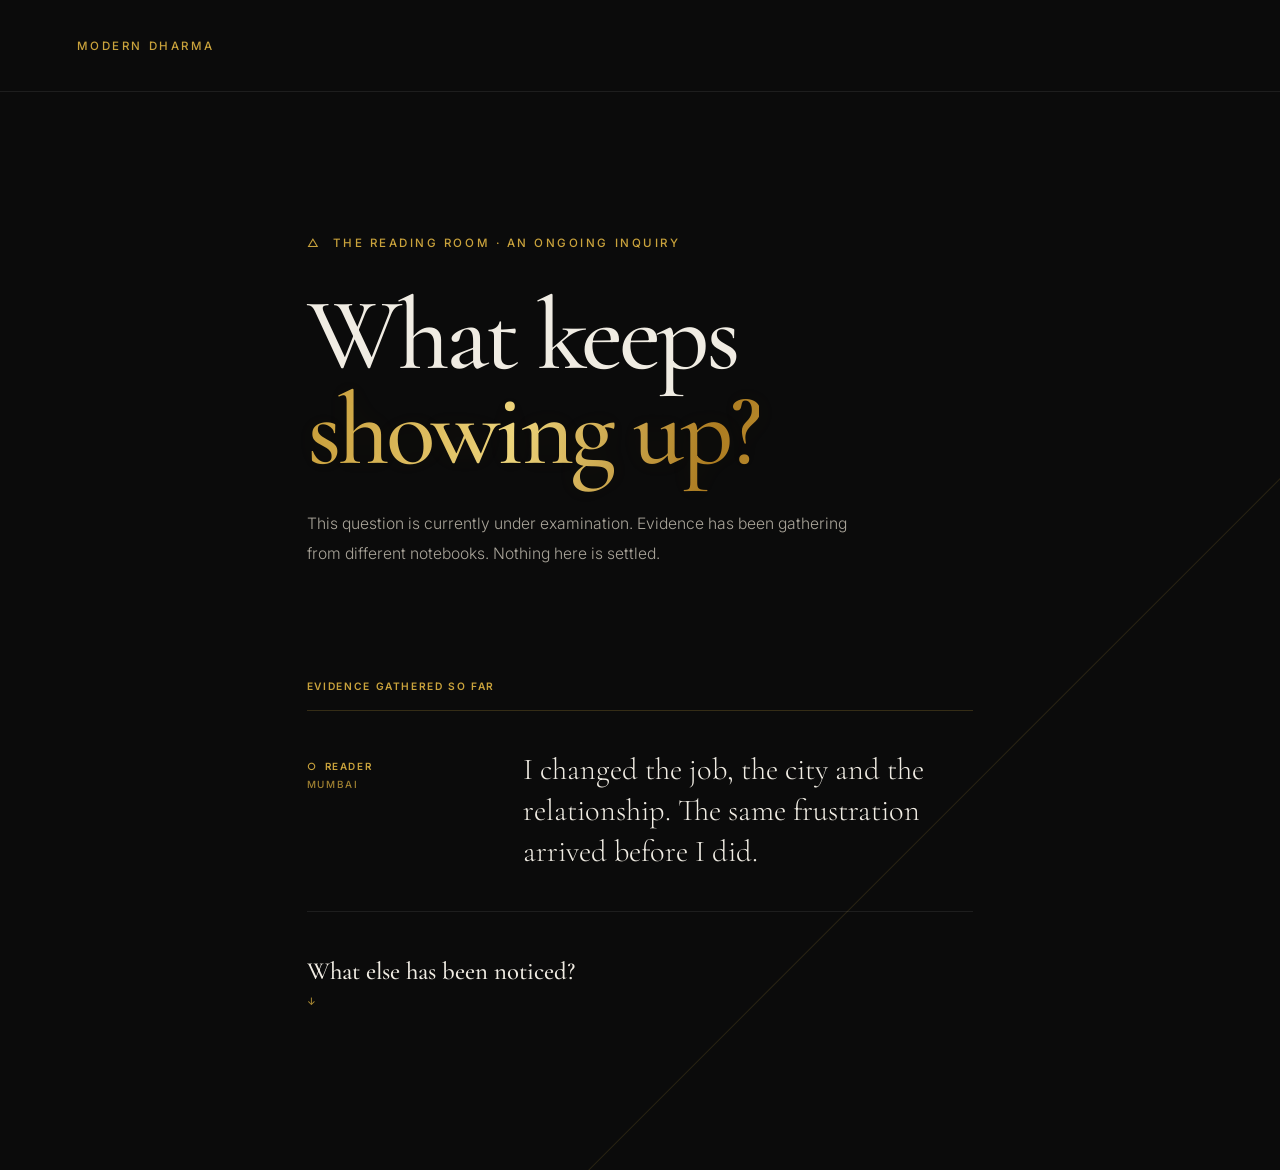
<file: reading-room-2/index.html>
<!DOCTYPE html>
<html lang="en">
<head>
  <!--
    READING ROOM 2.0 — ENTRY EXPERIMENT (branch-only prototype)
    Not linked from any page. Not in the sitemap. noindex. No analytics.
    Every sentence on this page already exists elsewhere on moderndharma.life;
    each trace keeps the source label it carries there.
    Question under test: what should it feel like to enter?
  -->
  <meta charset="UTF-8">
  <meta name="viewport" content="width=device-width, initial-scale=1.0">
  <meta name="robots" content="noindex, nofollow">
  <title>The Reading Room | Modern Dharma</title>
  <link rel="icon" href="../favicon.svg" type="image/svg+xml">
  <link rel="preconnect" href="https://fonts.googleapis.com">
  <link rel="preconnect" href="https://fonts.gstatic.com" crossorigin>
  <link href="https://fonts.googleapis.com/css2?family=Cormorant+Garamond:wght@400;500;600&family=Inter:wght@300;400;500;600&display=swap" rel="stylesheet">
  <link rel="stylesheet" href="../style.css">
  <style>
    /* Uses the shared tokens from style.css. Everything below is scoped to rr- classes. */
    .rr { min-height: 100vh; position: relative; overflow: hidden; isolation: isolate; }
    .rr-room {
      width: min(820px, 100%);
      margin: 0 auto;
      padding: 16vh 6vw 18vh;
      position: relative;
      z-index: 1;
    }
    .rr .hero-triangle { right: -29vw; top: 30vh; z-index: -1; opacity: .7; }

    /* The question already on the table */
    .rr-status {
      margin: 0 0 2.4rem;
      color: var(--gold); font-size: .72rem; font-weight: 500; letter-spacing: .22em;
    }
    .rr-status span { margin-right: .7rem; }
    .rr-question {
      margin: 0;
      font-family: "Cormorant Garamond", Georgia, serif; font-weight: 500;
      font-size: clamp(3.1rem, 8vw, 6.4rem); line-height: .92; letter-spacing: -.035em;
    }
    .rr-under {
      margin: 2rem 0 0; color: var(--muted);
      font-size: .98rem; line-height: 1.9; max-width: 34rem;
    }

    /* The traces: a ledger, not a grid of cards */
    .rr-ledger-label {
      margin: 7rem 0 0; padding-bottom: 1.1rem;
      color: var(--gold); font-size: .64rem; font-weight: 600; letter-spacing: .16em;
      border-bottom: 1px solid var(--line);
    }
    .rr-ledger { list-style: none; margin: 0; padding: 0; }
    .rr-trace {
      display: grid;
      grid-template-columns: 11.5rem minmax(0, 1fr);
      gap: 2rem;
      padding: 2.4rem 0;
      border-bottom: 1px solid var(--white-line);
    }
    .rr-trace[hidden] { display: none; }
    .rr-trace.is-arriving { animation: rrArrive .9s ease forwards; }
    @keyframes rrArrive { from { opacity: 0; transform: translateY(7px); } to { opacity: 1; transform: none; } }
    .rr-source {
      margin: .55rem 0 0;
      color: rgba(202,163,60,.78); font-size: .62rem; font-weight: 500;
      letter-spacing: .16em; line-height: 1.8; text-transform: uppercase;
    }
    .rr-source b { display: block; color: var(--gold); font-weight: 600; }
    .rr-source i { font-style: normal; margin-right: .45rem; }
    .rr-trace blockquote {
      margin: 0;
      color: var(--ivory);
      font-family: "Cormorant Garamond", Georgia, serif;
      font-size: clamp(1.45rem, 2.6vw, 1.9rem); line-height: 1.35;
    }

    /* The one interaction */
    .rr-more {
      appearance: none; border: 0; background: transparent; padding: 0;
      margin-top: 2.6rem;
      display: inline-flex; flex-direction: column; align-items: flex-start; gap: .35rem;
      color: rgba(202,163,60,.85); cursor: pointer;
      font: 500 .64rem/1.4 "Inter", Arial, sans-serif; letter-spacing: .24em;
      transition: color .2s ease, transform .2s ease;
    }
    .rr-more .rr-q {
      font-family: "Cormorant Garamond", Georgia, serif; font-size: 1.55rem;
      letter-spacing: 0; color: var(--ivory); font-weight: 500;
      transition: color .2s ease;
    }
    .rr-more:hover, .rr-more:focus-visible { transform: translateY(2px); outline: none; }
    .rr-more:hover .rr-q, .rr-more:focus-visible .rr-q { color: var(--gold); }
    .rr-more:focus-visible { outline: 1px solid var(--gold); outline-offset: .6rem; }

    /* What the evidence does not yet settle */
    .rr-open { margin-top: 7rem; display: none; }
    .rr-open.is-visible { display: block; animation: rrArrive 1.1s ease forwards; }
    .rr-caveat {
      margin: 0; color: var(--muted); font-size: .98rem; line-height: 1.9; max-width: 36rem;
    }
    .rr-caveat strong { color: var(--ivory); font-weight: 500; }
    .rr-next {
      margin: 3rem 0 0;
      font-family: "Cormorant Garamond", Georgia, serif; font-weight: 500;
      font-size: clamp(2.2rem, 4.4vw, 3.4rem); line-height: 1.05;
    }
    .rr-pair {
      margin: 5rem 0 0; padding-top: 2.4rem; border-top: 1px solid var(--line);
      display: grid; gap: .35rem;
      font-family: "Cormorant Garamond", Georgia, serif; font-size: 1.55rem; line-height: 1.4;
    }
    .rr-pair span { color: var(--muted); }
    .rr-pair strong { font-weight: 500; }
    .rr-contribute { margin: 2rem 0 0; }
    .rr-contribute a {
      display: inline-flex; gap: .55rem; align-items: center;
      color: var(--gold); text-decoration: none;
      font-size: .64rem; font-weight: 600; letter-spacing: .16em;
    }
    .rr-contribute a:hover, .rr-contribute a:focus-visible { color: #e0bd61; }
    .rr-remains {
      margin: 6rem 0 0; text-align: center;
      color: var(--muted); font-size: .64rem; letter-spacing: .24em;
    }
    .rr-remains span { display: block; color: var(--gold); font-size: 1.2rem; letter-spacing: 0; margin-bottom: 1.4rem; }

    @media (max-width: 760px) {
      .rr-room { padding: 11vh 1.25rem 14vh; }
      .rr-trace { grid-template-columns: 1fr; gap: .9rem; padding: 2rem 0; }
      .rr-source { margin: 0; }
      .rr-source b { display: inline; margin-right: .5rem; }
      .rr .hero-triangle { width: 120vw; right: -70vw; }
    }
    @media (prefers-reduced-motion: reduce) {
      .rr-trace.is-arriving, .rr-open.is-visible { animation: none; }
    }
  </style>
</head>
<body>
  <nav class="topbar" aria-label="Main navigation">
    <a class="brand" href="https://moderndharma.life/">MODERN DHARMA</a>
  </nav>

  <main class="rr">
    <div class="hero-triangle" aria-hidden="true"></div>

    <div class="rr-room">
      <p class="rr-status"><span aria-hidden="true">△</span>THE READING ROOM · AN ONGOING INQUIRY</p>

      <h1 class="rr-question">What keeps<br><span class="gold-leaf-text">showing up?</span></h1>
      <p class="rr-under">This question is currently under examination. Evidence has been gathering from different notebooks. Nothing here is settled.</p>

      <p class="rr-ledger-label">EVIDENCE GATHERED SO FAR</p>
      <ol class="rr-ledger" id="ledger" aria-live="polite">
        <!-- Already on the table when you arrive: the investigation began before you did. -->
        <li class="rr-trace">
          <p class="rr-source"><b><i aria-hidden="true">○</i>Reader</b>Mumbai</p>
          <blockquote>I changed the job, the city and the relationship. The same frustration arrived before I did.</blockquote>
        </li>
        <li class="rr-trace" hidden>
          <p class="rr-source"><b>Book</b>Chapter 26 · Recognition</p>
          <blockquote>The investigation had never been about discovering something hidden. It had been about learning to trust something visible.</blockquote>
        </li>
        <li class="rr-trace" hidden>
          <p class="rr-source"><b><i aria-hidden="true">○</i>Field Observation</b>Mount Athos</p>
          <blockquote>The pattern was visible long before I understood it.</blockquote>
        </li>
        <li class="rr-trace" hidden>
          <p class="rr-source"><b><i aria-hidden="true">○</i>Reader</b>Singapore</p>
          <blockquote>The promotion arrived. The question stayed.</blockquote>
        </li>
        <li class="rr-trace" hidden>
          <p class="rr-source"><b><i aria-hidden="true">△</i>Journal · Inquiry</b>What if the pattern is the answer?</p>
          <blockquote>Different people. Different places. The same recurring pull beneath them.</blockquote>
        </li>
      </ol>

      <button class="rr-more" id="more" type="button" aria-controls="ledger">
        <span class="rr-q">What else has been noticed?</span>
        <span aria-hidden="true">↓</span>
      </button>

      <section class="rr-open" id="open" aria-labelledby="rr-next">
        <p class="rr-caveat"><strong>The evidence is not yet conclusive.</strong> Repetition may also reflect conditioning, trauma, compulsion, social expectation, or necessity. Evidence must be interpreted, not merely collected.</p>
        <h2 class="rr-next" id="rr-next">What else could explain it?</h2>

        <p class="rr-pair">
          <span>Not: What do you think?</span>
          <strong class="gold-leaf-text gold-leaf-text-subtle">But: What have you noticed?</strong>
        </p>
        <p class="rr-contribute">
          <a href="https://moderndharma.life/other-notebooks/"><span aria-hidden="true">△</span><span>ADD AN OBSERVATION TO THE EVIDENCE</span><span aria-hidden="true">→</span></a>
        </p>

        <p class="rr-remains"><span aria-hidden="true">△</span>THE INVESTIGATION REMAINS OPEN</p>
      </section>
    </div>
  </main>

  <script>
    (() => {
      const more = document.getElementById('more');
      const open = document.getElementById('open');
      if (!more || !open) return;

      // One interaction: each press lays one more trace on the table.
      // There is no count and no progress; the visitor only learns there is
      // no more when the evidence stops and the question widens instead.
      more.addEventListener('click', () => {
        const next = document.querySelector('.rr-trace[hidden]');
        if (next) {
          next.hidden = false;
          next.classList.add('is-arriving');
        } else {
          // Asked once more after the last trace: the answer is a wider question.
          more.remove();
          open.classList.add('is-visible');
          document.getElementById('rr-next').setAttribute('tabindex', '-1');
          setTimeout(() => open.scrollIntoView({ behavior: matchMedia('(prefers-reduced-motion: reduce)').matches ? 'auto' : 'smooth', block: 'start' }), 300);
        }
      });
    })();
  </script>
</body>
</html>
</file>
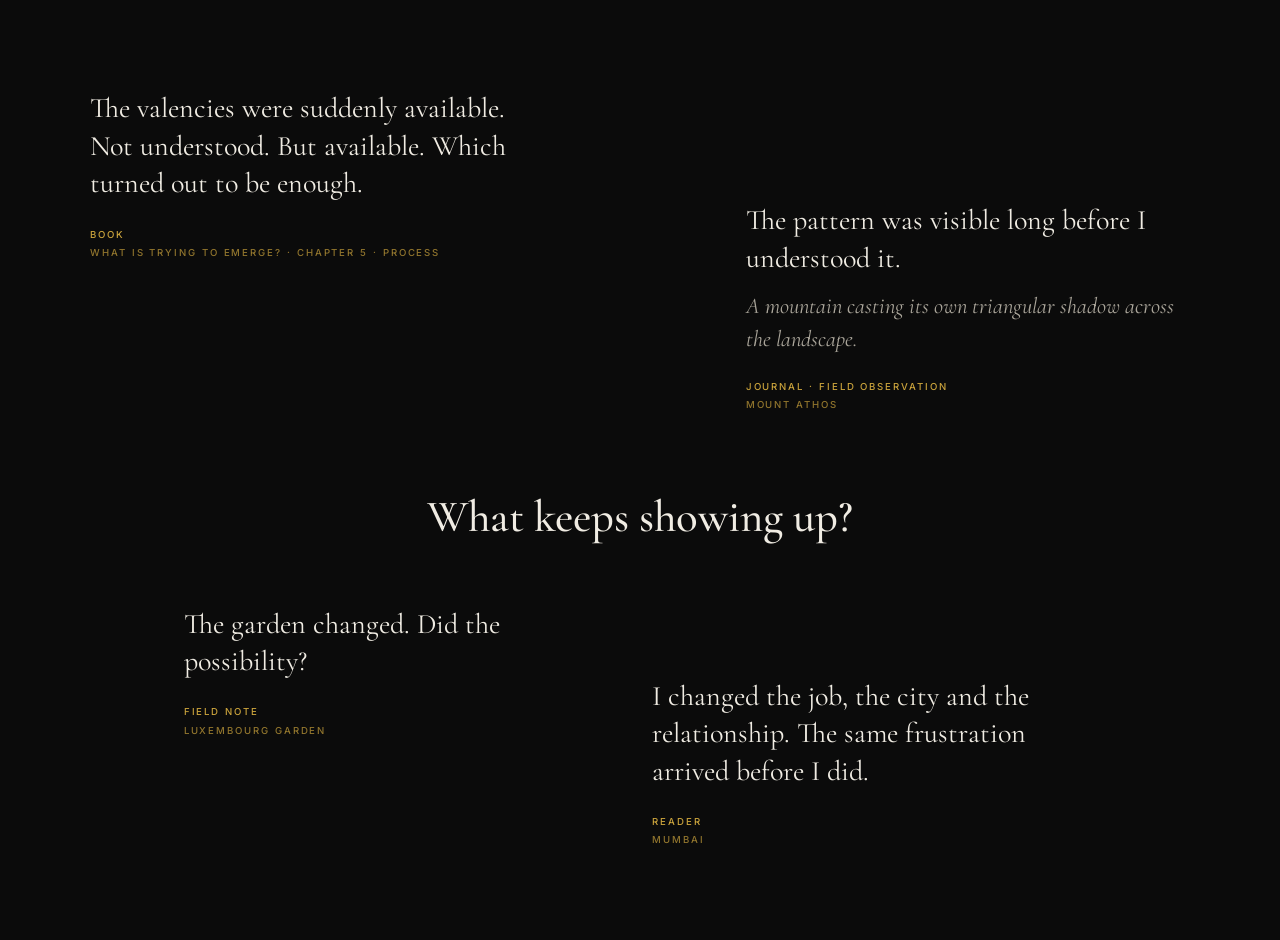
<file: the-constellation/index.html>
<!DOCTYPE html>
<html lang="en">
<head>
  <!--
    READING ROOM 2.0 — THE CONSTELLATION (branch-only prototype)
    Four pieces of evidence from four notebooks, placed near one another.
    No interpretation. No explanation. Only proximity. The question arrives last.
    No navigation, no links, no analytics, no storage.

    Sources (verbatim from the live site's repository, modern-dharma-site @ 64cd451):
      Book        — assets/process.pdf, Chapter 5 · Process (published sample chapter)
      Journal     — _data/journal.yml, field observation, Mount Athos
      Reader      — map/index.html, evidence #9, Reader · Mumbai
                    (UNVERIFIED: the /map/ prototype may hold placeholder entries;
                    replace with a real, permissioned submission before showing anyone)
      Field Note  — map/index.html, evidence #7, Field Note · Luxembourg garden
      Question    — the site's recurring question (homepage footer, inquiry cycle)
  -->
  <meta charset="UTF-8">
  <meta name="viewport" content="width=device-width, initial-scale=1.0">
  <meta name="robots" content="noindex, nofollow">
  <title>Modern Dharma</title>
  <link rel="preconnect" href="https://fonts.googleapis.com">
  <link rel="preconnect" href="https://fonts.gstatic.com" crossorigin>
  <link href="https://fonts.googleapis.com/css2?family=Cormorant+Garamond:ital,wght@0,400;0,500;1,400&family=Inter:wght@400;500&display=swap" rel="stylesheet">
  <style>
    /* Tokens copied from moderndharma.life style.css */
    :root {
      --black: #0b0b0b;
      --gold: #caa33c;
      --ivory: #f0ece3;
      --muted: #aaa59a;

      --step: 2800ms;      /* between one piece of evidence and the next */
    }
    @media (prefers-reduced-motion: reduce) { :root { --step: 0ms; } }

    * { box-sizing: border-box; margin: 0; }
    body {
      background: var(--black);
      color: var(--ivory);
      font-family: "Cormorant Garamond", Georgia, serif;
      -webkit-font-smoothing: antialiased;
      min-height: 100vh;
      padding: 10vh 6vw;
      display: grid;
      place-items: center;
    }

    /* Four pieces around an empty centre, at uneven distances. */
    .constellation {
      width: min(1100px, 100%);
      display: grid;
      grid-template-columns: repeat(12, minmax(0, 1fr));
      grid-template-rows: auto auto auto;
      row-gap: clamp(2.5rem, 7vh, 5rem);
      column-gap: 1.5rem;
    }
    .book    { grid-column: 1 / 6;   grid-row: 1; align-self: start; }
    .journal { grid-column: 8 / 13;  grid-row: 1; align-self: end; margin-top: 7rem; }
    .field   { grid-column: 2 / 6;   grid-row: 3; align-self: start; margin-top: -1rem; }
    .reader  { grid-column: 7 / 12;  grid-row: 3; align-self: start; margin-top: 3.5rem; }
    .question{ grid-column: 3 / 11;  grid-row: 2; }

    .evidence { display: grid; gap: 1.4rem; }
    .evidence blockquote {
      font-size: clamp(1.35rem, 2.2vw, 1.85rem);
      line-height: 1.34;
      font-weight: 400;
    }
    .evidence .image {
      display: block;
      margin-top: .8rem;
      color: var(--muted);
      font-style: italic;
      font-size: .8em;
      line-height: 1.45;
    }
    .source {
      font-family: "Inter", Arial, sans-serif;
      font-size: .6rem;
      font-weight: 500;
      letter-spacing: .2em;
      line-height: 1.9;
      text-transform: uppercase;
      color: rgba(202, 163, 60, .7);
    }
    .source b { display: block; font-weight: 500; color: var(--gold); }

    .question {
      text-align: center;
      font-weight: 500;
      font-size: clamp(1.9rem, 3.6vw, 2.8rem);
      line-height: 1.1;
      padding: 1rem 0;
    }

    /* Each piece arrives on its own, in a different part of the field.
       Sources follow their words. The question comes last, after a longer silence. */
    .arrive { opacity: 0; transform: translateY(6px); animation: arrive 2.2s ease forwards; }
    .s1 { animation-delay: .6s; }
    .s2 { animation-delay: calc(.6s + var(--step)); }
    .s3 { animation-delay: calc(.6s + var(--step) * 2); }
    .s4 { animation-delay: calc(.6s + var(--step) * 3); }
    .src { animation-delay: calc(1.8s + var(--step) * 4); }
    .last { animation-delay: calc(3s + var(--step) * 5.2); }
    @keyframes arrive { to { opacity: 1; transform: none; } }
    @media (prefers-reduced-motion: reduce) {
      .arrive { animation: none; opacity: 1; transform: none; }
    }

    @media (max-width: 760px) {
      body { place-items: start center; padding: 12vh 1.4rem 10vh; }
      .constellation { grid-template-columns: repeat(6, minmax(0, 1fr)); row-gap: 3.2rem; }
      .book    { grid-column: 1 / 6; grid-row: 1; margin: 0; }
      .journal { grid-column: 2 / 7; grid-row: 2; margin: 0; }
      .field   { grid-column: 1 / 6; grid-row: 3; margin: 0; }
      .reader  { grid-column: 2 / 7; grid-row: 4; margin: 0; }
      .question{ grid-column: 1 / 7; grid-row: 5; text-align: left; margin-top: 2rem; }
    }
  </style>
</head>
<body>
  <main class="constellation" aria-label="Four pieces of evidence and one question">

    <figure class="evidence book">
      <blockquote class="arrive s1">The valencies were suddenly available. Not understood. But available. Which turned out to be enough.</blockquote>
      <figcaption class="source arrive src"><b>Book</b>What Is Trying To Emerge? · Chapter 5 · Process</figcaption>
    </figure>

    <figure class="evidence journal">
      <blockquote class="arrive s3">The pattern was visible long before I understood it.
        <span class="image">A mountain casting its own triangular shadow across the landscape.</span>
      </blockquote>
      <figcaption class="source arrive src"><b>Journal · Field Observation</b>Mount Athos</figcaption>
    </figure>

    <p class="question arrive last">What keeps showing up?</p>

    <figure class="evidence field">
      <blockquote class="arrive s4">The garden changed. Did the possibility?</blockquote>
      <figcaption class="source arrive src"><b>Field Note</b>Luxembourg garden</figcaption>
    </figure>

    <figure class="evidence reader">
      <blockquote class="arrive s2">I changed the job, the city and the relationship. The same frustration arrived before I did.</blockquote>
      <figcaption class="source arrive src"><b>Reader</b>Mumbai</figcaption>
    </figure>

  </main>
</body>
</html>
</file>
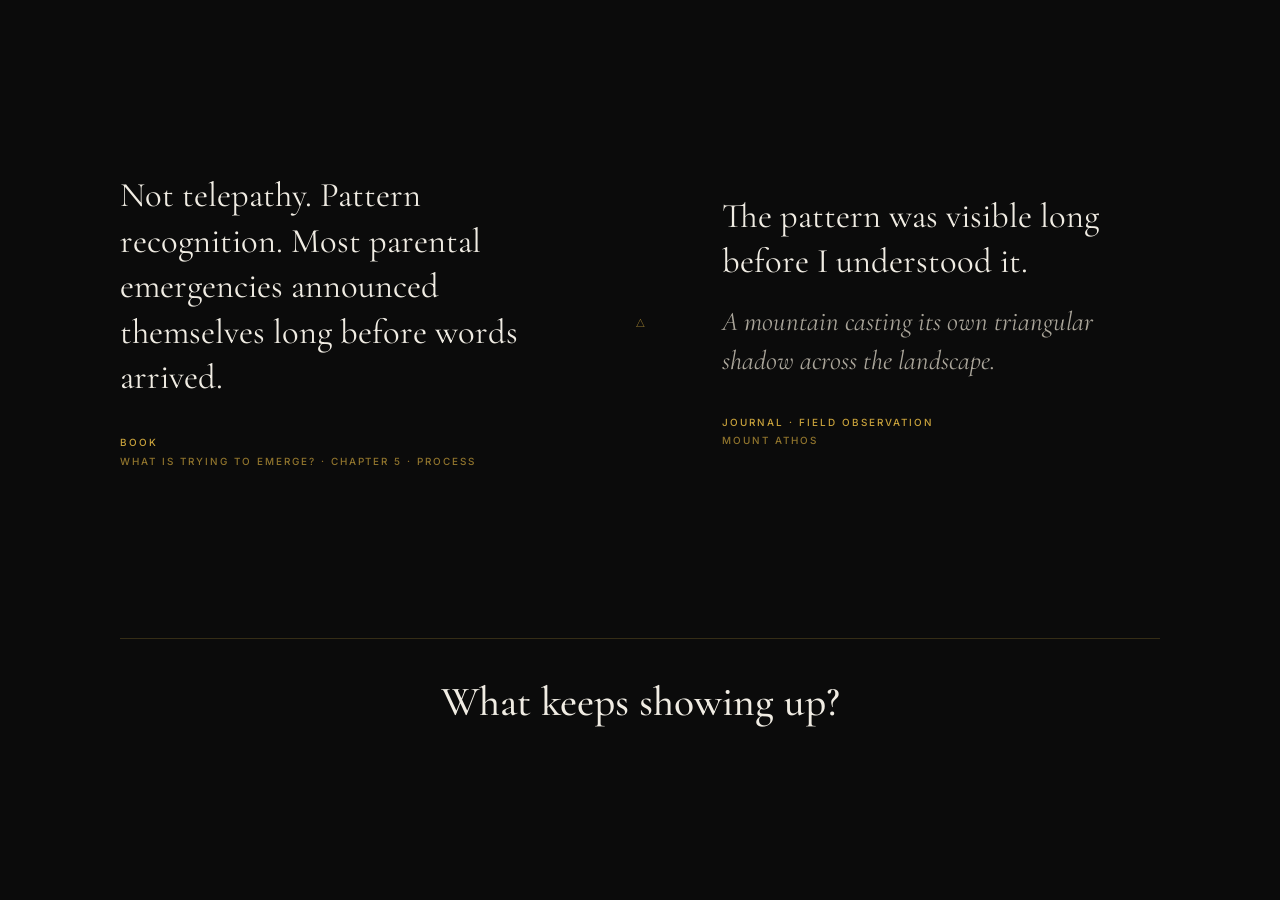
<file: the-pair/index.html>
<!DOCTYPE html>
<html lang="en">
<head>
  <!--
    READING ROOM 2.0 — THE PAIR (branch-only prototype)
    One juxtaposition. Two pieces of evidence from two notebooks, one question.
    Nothing is explained. No navigation, no links, no analytics, no storage.

    Sources (verbatim from the live site's repository, modern-dharma-site @ 64cd451):
      Book       — assets/process.pdf, Chapter 5 · Process (the published sample chapter)
      Journal    — _data/journal.yml, field observation "The pattern was visible
                   long before I understood it." / "Mount Athos. A mountain
                   casting its own triangular shadow across the landscape."
      Question   — the site's recurring question (homepage footer, inquiry cycle)
  -->
  <meta charset="UTF-8">
  <meta name="viewport" content="width=device-width, initial-scale=1.0">
  <meta name="robots" content="noindex, nofollow">
  <title>Modern Dharma</title>
  <link rel="preconnect" href="https://fonts.googleapis.com">
  <link rel="preconnect" href="https://fonts.gstatic.com" crossorigin>
  <link href="https://fonts.googleapis.com/css2?family=Cormorant+Garamond:ital,wght@0,400;0,500;1,400&family=Inter:wght@400;500&display=swap" rel="stylesheet">
  <style>
    /* Tokens copied from moderndharma.life style.css */
    :root {
      --black: #0b0b0b;
      --gold: #caa33c;
      --ivory: #f0ece3;
      --muted: #aaa59a;
      --line: rgba(202, 163, 60, 0.22);

      --pause: 2600ms;     /* between one notebook and the other */
    }
    @media (prefers-reduced-motion: reduce) { :root { --pause: 0ms; } }

    * { box-sizing: border-box; margin: 0; }
    html, body { min-height: 100%; }
    body {
      background: var(--black);
      color: var(--ivory);
      font-family: "Cormorant Garamond", Georgia, serif;
      -webkit-font-smoothing: antialiased;
      min-height: 100vh;
      display: grid;
      place-items: center;
      padding: 12vh 6vw;
    }

    .pair {
      width: min(1040px, 100%);
      display: grid;
      grid-template-columns: minmax(0, 1fr) auto minmax(0, 1fr);
      align-items: center;
      gap: clamp(2rem, 6vw, 5.5rem);
    }

    .evidence { display: grid; gap: 2rem; }
    .evidence blockquote {
      font-size: clamp(1.55rem, 2.7vw, 2.25rem);
      line-height: 1.32;
      font-weight: 400;
    }
    .evidence .image {
      display: block;
      margin-top: 1.1rem;
      color: var(--muted);
      font-style: italic;
      font-size: .78em;
      line-height: 1.45;
    }
    .source {
      font-family: "Inter", Arial, sans-serif;
      font-size: .62rem;
      font-weight: 500;
      letter-spacing: .2em;
      line-height: 1.9;
      text-transform: uppercase;
      color: rgba(202, 163, 60, .7);
    }
    .source b { display: block; font-weight: 500; color: var(--gold); }

    .between {
      color: var(--gold);
      font-size: 1.1rem;
      align-self: center;
    }

    .question {
      grid-column: 1 / -1;
      margin-top: clamp(4rem, 10vh, 7rem);
      padding-top: 2.4rem;
      border-top: 1px solid var(--line);
      text-align: center;
      font-weight: 500;
      font-size: clamp(1.8rem, 3.4vw, 2.6rem);
    }

    /* Arrival: one notebook, then the other, then where they came from, then the question. */
    .arrive { opacity: 0; transform: translateY(6px); animation: arrive 2.2s ease forwards; }
    .a1 { animation-delay: .6s; }
    .a2 { animation-delay: calc(.6s + var(--pause)); }
    .a3 { animation-delay: calc(1.6s + var(--pause) * 2); }
    .a4 { animation-delay: calc(2.4s + var(--pause) * 3.4); }
    @keyframes arrive { to { opacity: 1; transform: none; } }
    @media (prefers-reduced-motion: reduce) {
      .arrive { animation: none; opacity: 1; transform: none; }
    }

    @media (max-width: 760px) {
      body { place-items: start center; padding: 14vh 1.4rem 10vh; }
      .pair { grid-template-columns: 1fr; gap: 3rem; }
      .between { justify-self: start; }
      .question { text-align: left; }
    }
  </style>
</head>
<body>
  <main class="pair" aria-label="Two pieces of evidence and one question">

    <figure class="evidence">
      <blockquote class="arrive a1">Not telepathy. Pattern recognition. Most parental emergencies announced themselves long before words arrived.</blockquote>
      <figcaption class="source arrive a3"><b>Book</b>What Is Trying To Emerge? · Chapter 5 · Process</figcaption>
    </figure>

    <div class="between arrive a3" aria-hidden="true">△</div>

    <figure class="evidence">
      <blockquote class="arrive a2">The pattern was visible long before I understood it.
        <span class="image">A mountain casting its own triangular shadow across the landscape.</span>
      </blockquote>
      <figcaption class="source arrive a3"><b>Journal · Field Observation</b>Mount Athos</figcaption>
    </figure>

    <p class="question arrive a4">What keeps showing up?</p>

  </main>
</body>
</html>
</file>
<file: style.css>
/* Snapshot of moderndharma.life style.css (modern-dharma-site @ 64cd451), copied so this prototype runs standalone. Do not edit to change the live site. */
:root {
  --black: #0b0b0b;
  --black-soft: #11110f;
  --black-raised: #14130f;
  --gold: #caa33c;
  --gold-soft: rgba(202, 163, 60, 0.55);
  --ivory: #f0ece3;
  --muted: #aaa59a;
  --line: rgba(202, 163, 60, 0.22);
  --white-line: rgba(255,255,255,.08);
}

* { box-sizing: border-box; }
html { scroll-behavior: smooth; }
body {
  margin: 0;
  color: var(--ivory);
  background: var(--black);
  font-family: "Inter", Arial, sans-serif;
  font-weight: 300;
}
a { color: inherit; }

.site-header { min-height: 100vh; position: relative; overflow: hidden; }
.topbar {
  min-height: 92px;
  padding: 0 6vw;
  border-bottom: 1px solid var(--white-line);
  display: flex;
  align-items: center;
  justify-content: space-between;
  position: relative;
  z-index: 2;
}
.brand, .inquiry-label, .eyebrow, .section-label, .footer-brand, .content-label {
  color: var(--gold);
  font-size: .72rem;
  font-weight: 500;
  letter-spacing: .22em;
  text-decoration: none;
}
.inquiry-label { color: var(--ivory); }
.inquiry-label span, .section-label span { color: var(--gold); margin-right: .7rem; }

.hero {
  min-height: calc(100vh - 92px);
  display: flex;
  align-items: center;
  padding: 8vh 6vw 11vh;
  position: relative;
}
.hero-content { width: min(950px, 88vw); position: relative; z-index: 1; }
.eyebrow { margin: 0 0 2.2rem; }
h1, h2, .footer-question {
  font-family: "Cormorant Garamond", Georgia, serif;
  font-weight: 500;
}
h1 {
  margin: 0;
  max-width: 970px;
  font-size: clamp(4.2rem, 9.6vw, 9rem);
  line-height: .84;
  letter-spacing: -.045em;
}
.hero-subtitle {
  color: var(--gold);
  margin: 2rem 0 0;
  font-family: "Cormorant Garamond", Georgia, serif;
  font-size: clamp(1.55rem, 2.6vw, 2.45rem);
}
.hero-quote { margin: 2.6rem 0 0; color: #d9d4c9; line-height: 1.75; font-size: .98rem; }
.hero-notebook-link {
  margin: 1.35rem 0 0;
}
.hero-notebook-link a {
  display: inline-flex;
  align-items: center;
  gap: .55rem;
  color: var(--gold);
  text-decoration: none !important;
  font-size: .64rem;
  font-weight: 600;
  letter-spacing: .16em;
  text-transform: uppercase;
  opacity: .9;
  transition: color .2s ease, opacity .2s ease;
}
.hero-notebook-link a:hover,
.hero-notebook-link a:focus-visible {
  opacity: 1;
  color: var(--gold-bright, #e0bd61);
}
.buttons { margin-top: 2.3rem; display: flex; gap: .8rem; flex-wrap: wrap; }
.button {
  display: inline-flex;
  align-items: center;
  justify-content: center;
  min-height: 48px;
  padding: 0 1.55rem;
  border: 1px solid rgba(255,255,255,.26);
  font-size: .7rem;
  font-weight: 600;
  letter-spacing: .15em;
  text-decoration: none;
  transition: transform .25s ease, filter .25s ease, border-color .25s ease;
}
.button-primary { background: var(--gold); border-color: var(--gold); color: #0b0b0b; }
.button-secondary { background: transparent; }
.button:hover { transform: translateY(-2px); filter: brightness(1.1); border-color: var(--gold); }
.hero-triangle, .section-triangle {
  position: absolute;
  width: 58vw;
  aspect-ratio: 1;
  border-left: 1px solid var(--line);
  border-right: 1px solid var(--line);
  transform: rotate(45deg);
  pointer-events: none;
}
.hero-triangle { right: -29vw; bottom: -37vw; }

.hero-emerge{
  letter-spacing:-0.02em !important;
}


.section {
  min-height: 78vh;
  padding: 10rem 6vw;
  position: relative;
  overflow: hidden;
  border-top: 1px solid var(--white-line);
}
.section-label { margin: 0 0 5rem; }
.section-grid {
  display: grid;
  grid-template-columns: minmax(0, 1.15fr) minmax(320px, .85fr);
  gap: 8vw;
  align-items: start;
}
.section h2 {
  margin: 0;
  font-size: clamp(3.2rem, 6.3vw, 6.5rem);
  line-height: .92;
  letter-spacing: -.035em;
}
.section p:not(.section-label) { color: var(--muted); line-height: 1.9; font-size: .98rem; }
.about { background: var(--black-soft); }
.section-triangle-left { left: -38vw; bottom: -54vw; }
.section-triangle-right { right: -42vw; top: 4vw; }
.clue-list { color: var(--ivory) !important; font-family: "Cormorant Garamond", Georgia, serif; font-size: 1.55rem !important; line-height: 1.55 !important; }
.question-pair { display: grid; gap: .35rem; margin: 2rem 0; }
.question-pair strong { color: var(--ivory); font-weight: 500; }

/* Book centerpiece */
.book {
  padding-top: 10rem;
  padding-bottom: 10rem;
  background: radial-gradient(circle at 82% 18%, rgba(202,163,60,.055), transparent 34%), var(--black);
}


.book-architecture {
  position: absolute;
  right: -12vw;
  top: 8rem;
  width: 36vw;
  height: 36vw;
  border: 1px solid rgba(202,163,60,.10);
  transform: rotate(45deg);
  pointer-events: none;
}
.book-intro {
  display: grid;
  grid-template-columns: minmax(0, .95fr) minmax(360px, 1.05fr);
  gap: 9vw;
  align-items: end;
  margin-bottom: 9rem;
  position: relative;
  z-index: 1;
}
.book-intro-copy { max-width: 650px; }
.attention-line {
  color: var(--ivory) !important;
  font-family: "Cormorant Garamond", Georgia, serif;
  font-size: clamp(1.55rem, 2.2vw, 2.2rem) !important;
  line-height: 1.25 !important;
  margin-top: 2rem;
}

/* Book publication metadata */

.publication-note {
  margin: 1.35rem 0 0;
  color: rgba(202, 163, 60, 0.78);
  font-family: Inter, Arial, sans-serif;
  font-size: 0.68rem !important;
  font-weight: 600;
  line-height: 1.4 !important;
  letter-spacing: 0.18em;
  text-transform: uppercase;
}

.publication-note span {
  display: inline-block;
  margin: 0 0.45em;
  color: rgba(224, 189, 97, 0.55);
}

.journey-heading-row {
  display: flex;
  align-items: end;
  justify-content: space-between;
  gap: 2rem;
  padding-bottom: 1.5rem;
  border-bottom: 1px solid var(--line);
  margin-bottom: 0;
}
.journey-note { margin: 0; font-size: .77rem !important; letter-spacing: .08em; color: rgba(202,163,60,.75); color: var(--gold);}
.acts-grid {
  display: grid;
  grid-template-columns: repeat(2, minmax(0, 1fr));
  border-left: 1px solid var(--line);
  border-top: 1px solid var(--line);
  margin-top: 4px;
}
.act-card {
  min-height: 320px;
  padding: 3.5rem;
  position: relative;
  overflow: hidden;
  border-right: 1px solid var(--line);
  border-bottom: 1px solid var(--line);
  background: linear-gradient(145deg, rgba(255,255,255,.018), transparent 48%);
  transition: background .3s ease;
}
.act-card:hover { background: rgba(202,163,60,.035); }
.act-watermark {
  position: absolute;
  right: 2rem;
  bottom: -2.1rem;
  color: rgba(202,163,60,.075);
  font-family: "Cormorant Garamond", Georgia, serif;
  font-size: clamp(10rem, 18vw, 18rem);
  line-height: .8;
  pointer-events: none;
}
.act-number {
  color: var(--gold) !important;
  margin: 0 0 3.4rem;
  font-size: .68rem !important;
  font-weight: 500;
  letter-spacing: .2em;
}
.act-card h3 {
  position: relative;
  z-index: 1;
  margin: 0 0 1rem;
  color: var(--ivory);
  font-family: "Inter", Arial, sans-serif;
  font-size: clamp(1.15rem, 2vw, 1.75rem);
  font-weight: 500;
  letter-spacing: .04em;
}
.act-card > p:last-child { position: relative; z-index: 1; max-width: 380px; margin-bottom: 0; }
.glance-band {
  display: grid;
  grid-template-columns: .72fr .72fr .72fr 1.8fr;
  align-items: stretch;
  border: 1px solid var(--line);
  border-top: none;
  background: var(--black-raised);
}
.glance-stat, .glance-question {
  min-height: 150px;
  padding: 2.2rem;
  display: flex;
  flex-direction: column;
  justify-content: center;
  border-right: 1px solid var(--line);
}
.glance-question { border-right: none; }
.glance-stat strong {
  color: var(--ivory);
  font-family: "Cormorant Garamond", Georgia, serif;
  font-size: clamp(2.4rem, 4vw, 4rem);
  font-weight: 500;
  line-height: 1;
}
.glance-stat span, .glance-question span {
  color: var(--gold);
  margin-top: .65rem;
  font-size: .64rem;
  letter-spacing: .19em;
}
.glance-question strong {
  color: var(--ivory);
  margin-top: .8rem;
  font-family: "Cormorant Garamond", Georgia, serif;
  font-size: clamp(1.6rem, 2.8vw, 2.7rem);
  font-weight: 500;
  line-height: 1.1;
}

.sample { background: var(--black-soft); }
.sample-copy .button { margin-top: 1.5rem; }
.reflection { text-align: center; display: flex; flex-direction: column; justify-content: center; }
.reflection .section-label { text-align: left; }
.reflection-content { width: min(820px, 90vw); margin: 0 auto; position: relative; z-index: 1; }
.reflection h2 { margin-bottom: 2.3rem; }
.reflection-content p { max-width: 670px; margin: 0 auto 1.2rem; }
.reflection .button { margin-top: 1.6rem; }
.survey-note { font-size: .8rem !important; letter-spacing: .04em; }

.site-footer {
  min-height: 65vh;
  padding: 9rem 2rem 5rem;
  border-top: 1px solid var(--white-line);
  display: flex;
  flex-direction: column;
  align-items: center;
  justify-content: center;
  text-align: center;
}
.footer-triangle { color: var(--gold); font-size: 1.2rem; margin-bottom: 2rem; }
.footer-question { margin: 0 0 3rem; font-size: clamp(2.2rem, 4vw, 4.4rem); }
.footer-brand { margin: 0 0 .9rem; }
.footer-themes { margin: 0; color: var(--muted); font-size: .82rem; letter-spacing: .12em; }
.footer-themes span { color: var(--gold); margin: 0 .55rem; }
.footer-links {
  margin-top: 1.2rem;
  color: var(--muted);
  font-size: .72rem;
  letter-spacing: .08em;
}

.footer-links a {
  color: var(--muted);
  text-decoration: none;
  transition: color .2s ease;
}

.footer-links a:hover {
  color: var(--gold);
}

.footer-links span {
  color: rgba(202,163,60,.5);
  margin: 0 .5rem;
}

.copyright { color: #6f6b63; font-size: .72rem; margin-top: 4rem; }




@media (max-width: 900px) {
  .book-intro { grid-template-columns: 1fr; gap: 3rem; margin-bottom: 6rem; }
  .glance-band { grid-template-columns: repeat(3, 1fr); }
  .glance-question { grid-column: 1 / -1; border-top: 1px solid var(--line); }
  .glance-stat:nth-child(3) { border-right: none; }
}

@media (max-width: 760px) {
  .topbar { padding: 0 1.35rem; min-height: 76px; }
  .brand, .inquiry-label { font-size: .58rem; letter-spacing: .13em; }
  .hero { min-height: calc(100vh - 76px); padding: 5rem 1.35rem 6rem; }
  .hero-content { width: 100%; }
  h1 { font-size: clamp(4rem, 19vw, 6rem); }
  .hero-subtitle { font-size: 1.55rem; line-height: 1.15; }
  .hero-quote br { display: none; }
  .section { min-height: auto; padding: 7rem 1.35rem; }
  .section-label { margin-bottom: 3rem; }
  .section-grid { grid-template-columns: 1fr; gap: 2.2rem; }
  .section h2 { font-size: clamp(3rem, 14vw, 4.5rem); }
  .book-intro { margin-bottom: 5rem; }
  .journey-heading-row { align-items: start; flex-direction: column; }
  .acts-grid { grid-template-columns: 1fr; }
  .act-card { min-height: 260px; padding: 2.5rem 2rem; }
  .act-number { margin-bottom: 2.5rem; }
  .act-watermark { font-size: 12rem; }
  .glance-band { grid-template-columns: 1fr; }
  .glance-stat, .glance-question { min-height: 120px; border-right: none; border-bottom: 1px solid var(--line); }
  .glance-question { grid-column: auto; border-top: none; border-bottom: none; }
  .reflection .section-label { text-align: center; }
  .site-footer { min-height: 60vh; padding: 7rem 1.35rem 4rem; }
}


/* Navigation + scroll cue */
.nav-links{display:flex;align-items:center;gap:1rem;font-size:.72rem;letter-spacing:.18em;color:#caa33c}
.nav-links a{text-decoration:none;color:#caa33c;opacity:.85}
.nav-links a:hover{opacity:1}
.nav-links .sep{color:rgba(202,163,60,.4)}
.scroll-cue{position:absolute;left:50%;bottom:2.2rem;transform:translateX(-50%);display:flex;flex-direction:column;align-items:center;gap:.35rem;color:rgba(202,163,60,.75);font-size:.9rem;letter-spacing:.22em}
.scroll-cue span{font-size:.64rem}
@media (max-width:760px){.nav-links a{display:none}.nav-links .sep{display:none}.scroll-cue{bottom:1.2rem}}


/* v0.1.3 navigation and visible hero cue */
.nav-links { display:flex; align-items:center; gap:1rem; font-size:.72rem; letter-spacing:.18em; }
.nav-links a { color:var(--gold); text-decoration:none; opacity:.82; transition:opacity .2s ease; }
.nav-links a:hover { opacity:1; }
.nav-links .sep { color:rgba(202,163,60,.38); }
.clues-cue { display:inline-flex; flex-direction:column; align-items:center; gap:.35rem; margin-top:2.15rem; color:rgba(202,163,60,.78); text-decoration:none; font-size:.64rem; font-weight:500; letter-spacing:.24em; transition:color .2s ease, transform .2s ease; }
.clues-cue:hover { color:var(--gold); transform:translateY(2px); }
.clues-arrow { font-size:1rem; line-height:1; }
@media (max-width:760px) {
  .nav-links a, .nav-links .sep { display:none; }
  .clues-cue { margin-top:1.8rem; }
}


/* v0.1.4 author and contact section */
.author {
  background: var(--black-soft);
  min-height: auto;
  padding-top: 8rem;
  padding-bottom: 12rem;
}
.author-grid {
  display: grid;
  grid-template-columns: minmax(320px, .9fr) minmax(360px, 1.1fr);
  gap: 8vw;
  align-items: center;
  position: relative;
  z-index: 1;
}
.author-portrait-wrap {
  margin: 0;
  position: relative;
  overflow: hidden;
  border: 1px solid rgba(202,163,60,.24);
  background: #17130f;

  max-width: 520px;
}


.author-portrait-wrap::before {
  content: "";
  position: absolute;
  inset: 1.25rem;
  z-index: 2;
  border-top: 1px solid rgba(202,163,60,.22);
  border-left: 1px solid rgba(202,163,60,.22);
  pointer-events: none;
}

.author-portrait {
  display: block;
  width: 100%;
  height: auto;
  aspect-ratio: auto;
  object-fit: contain;
  object-position: center top;
  filter: saturate(.92) contrast(1.03);
}

.author-copy h2 {
  margin-bottom: 2.5rem;
}
.author-copy p {
  max-width: 650px;
}
.author-name {
  color: var(--ivory) !important;
  font-family: "Cormorant Garamond", Georgia, serif;
  font-size: clamp(1.5rem, 2.2vw, 2.15rem) !important;
  line-height: 1.25 !important;
}
.author-connect {
  margin-top: 3rem;
  padding-top: 2rem;
  border-top: 1px solid var(--line);
}
.author-connect .content-label {
  margin: 0 0 1.2rem;
}
.instagram-link {
  display: inline-flex;
  align-items: center;
  gap: 1rem;
  color: var(--ivory);
  font-family: "Cormorant Garamond", Georgia, serif;
  font-size: clamp(1.6rem, 2.5vw, 2.4rem);
  text-decoration: none;
  transition: color .2s ease, transform .2s ease;
}
.instagram-link:hover {
  color: var(--gold);
  transform: translateX(3px);
}
.author-architecture {
  position: absolute;
  right: -22vw;
  bottom: -35vw;
  width: 62vw;
  aspect-ratio: 1;
  border-left: 1px solid rgba(202,163,60,.14);
  border-right: 1px solid rgba(202,163,60,.14);
  transform: rotate(45deg);
  pointer-events: none;
}
@media (max-width: 900px) {
  .author-grid {
    grid-template-columns: minmax(280px, .9fr) minmax(320px, 1.1fr);
    gap: 5vw;
  }
}
@media (max-width: 760px) {
  .author {
    padding-top: 7rem;
    padding-bottom: 7rem;
  }
  .author-grid {
    grid-template-columns: 1fr;
    gap: 3rem;
  }
  .author-portrait {
    aspect-ratio: 4 / 5;
    object-position: center 12%;
  }
  .author-copy h2 {
    margin-bottom: 2rem;
  }
}


/* v0.2.2 - quiet book-cover thumbnail at right of Book intro */
.book-intro {
  grid-template-columns: minmax(0, .86fr) minmax(330px, 1fr) 190px;
  gap: clamp(2.5rem, 5vw, 6rem);
  align-items: center;
}

.book-cover-panel {
  margin: 0;
  justify-self: end;
  align-self: center;
  position: relative;
}

.book-cover-panel::before {
  content: "";
  position: absolute;
  inset: -10px 10px 10px -10px;
  border-top: 1px solid rgba(202,163,60,.16);
  border-left: 1px solid rgba(202,163,60,.16);
  pointer-events: none;
}

.book-cover-thumb {
  display: block;
  width: 170px;
  max-width: 100%;
  height: auto;
  border: 1px solid rgba(202,163,60,.24);
  box-shadow: 0 16px 44px rgba(0,0,0,.42);
}

@media (max-width: 1100px) {
  .book-intro {
    grid-template-columns: minmax(0,.9fr) minmax(320px,1.1fr);
  }
  .book-cover-panel {
    grid-column: 2;
    justify-self: start;
    margin-top: 1rem;
  }
  .book-cover-thumb {
    width: 155px;
  }
}

@media (max-width: 760px) {
  .book-intro {
    grid-template-columns: 1fr;
  }
  .book-cover-panel {
    grid-column: auto;
    justify-self: start;
    margin-top: .5rem;
  }
  .book-cover-thumb {
    width: 145px;
  }
}


.mobile-cover {
    display: none;
}

.desktop-cover {
    display: block;
}

@media (max-width: 760px) {

    .desktop-cover {
        display: none;
    }

    .mobile-cover {
        display: block;
    }

}

@media (max-width: 760px) {
  .book-cover-panel {
    display: none;
  }
}


/* Hidden question Easter egg */
.footer-question-trigger {
  appearance: none;
  border: 0;
  padding: 0;
  background: transparent;
  color: var(--ivory);
  cursor: pointer;
  text-align: center;
  transition: color .25s ease, transform .25s ease;
}
.footer-question-trigger:hover,
.footer-question-trigger:focus-visible {
  color: var(--gold);
  transform: translateY(-2px);
}
.footer-question-trigger:focus-visible {
  outline: 1px solid var(--gold);
  outline-offset: .45rem;
}
.footer-reveal {
  max-height: 0;
  margin: -1.8rem 0 2.8rem;
  overflow: hidden;
  opacity: 0;
  transform: translateY(-8px);
  color: var(--gold) !important;
  font-family: "Cormorant Garamond", Georgia, serif;
  font-size: clamp(1.35rem, 2.5vw, 2.2rem) !important;
  line-height: 1.2 !important;
  transition: max-height .5s ease, opacity .45s ease, transform .45s ease;
}
.footer-reveal.is-visible {
  max-height: 5rem;
  opacity: 1;
  transform: translateY(0);
}
@media (prefers-reduced-motion: reduce) {
  .footer-question-trigger,
  .footer-reveal { transition: none; }
}


.inquiry-trigger {
  background: transparent;
  border: none;
  color: var(--ivory);
  font: inherit;
  cursor: pointer;
  padding: 0;
}

.inquiry-reveal {
  max-height: 0;
  overflow: hidden;
  opacity: 0;

  transition:
    max-height .5s ease,
    opacity .5s ease,
    transform .5s ease;

  transform: translateY(-5px);

  text-align: right;

  padding-right: 6vw;
}

.inquiry-reveal p {
  margin: 0;
  color: var(--gold);
  font-size: .8rem;
  letter-spacing: .08em;
}

.inquiry-reveal.active {
  max-height: 80px;
  opacity: 1;
  transform: translateY(0);
}

/* Staggered reveal for the top inquiry Easter egg */
.inquiry-reveal .inquiry-line {
  opacity: 0;
  transform: translateY(-4px);
  transition: opacity .42s ease, transform .42s ease;
}

.inquiry-reveal.active .inquiry-line-one {
  opacity: 1;
  transform: translateY(0);
  transition-delay: .08s;
}

.inquiry-reveal.active .inquiry-line-two {
  opacity: 1;
  transform: translateY(0);
  transition-delay: .80s;
}

.inquiry-reveal:not(.active) .inquiry-line {
  transition-delay: 0s;
}

@media (prefers-reduced-motion: reduce) {
  .inquiry-reveal .inquiry-line {
    transition: none;
  }
}


/* =========================================================
   MODERN DHARMA PREMIUM TEST V3
   Preserve original line geometry; elevate text, light, depth
   ========================================================= */
:root {
  --gold-deep: #8b681e;
  --gold-bright: #e0bd61;
}

/* Premium gold-leaf effect only on selected display phrases. */
.gold-leaf-text {
  color: var(--gold);
  background-image: linear-gradient(105deg,
    #8d681d 0%, #c69a36 24%, #edd57d 46%,
    #ad7c22 66%, #d4ae4d 86%, #8d681d 100%);
  background-size: 220% 100%;
  background-position: 46% 50%;
  -webkit-background-clip: text;
  background-clip: text;
  -webkit-text-fill-color: transparent;
  text-shadow: 0 0 24px rgba(202,163,60,.055);
}
.gold-leaf-text-subtle {
  background-image: linear-gradient(100deg,
    #9b7427, #d7b85e 46%, #b8892c 72%, #ead27b);
  background-size: 160% 100%;
}

/* Preserve original hero triangle and add just one material plane behind it. */
.hero {
  isolation: isolate;
  background:
    radial-gradient(circle at 77% 70%, rgba(202,163,60,.04), transparent 25%),
    var(--black);
}
.hero::before {
  content: "";
  position: absolute;
  right: -12vw;
  bottom: -24vw;
  width: min(47vw, 720px);
  aspect-ratio: 1;
  clip-path: polygon(50% 0, 100% 100%, 0 100%);
  background:
    linear-gradient(132deg, rgba(255,255,255,.035), transparent 36%),
    linear-gradient(315deg, #090909 0 43%, #1b1915 43.4% 58%, #0b0b0a 58.4% 100%);
  opacity: .42;
  filter: drop-shadow(-24px 28px 42px rgba(0,0,0,.52));
  pointer-events: none;
  z-index: 0;
}
.hero::after {
  content: "";
  position: absolute;
  right: 10vw;
  bottom: 3vw;
  width: min(16vw, 240px);
  height: 1px;
  background: linear-gradient(90deg, transparent, rgba(224,189,97,.78), transparent);
  transform: rotate(-30deg);
  box-shadow: 0 0 12px rgba(202,163,60,.24);
  pointer-events: none;
  z-index: 0;
}
.hero-content { position: relative; z-index: 2; }

/* Keep the original section triangles and long page lines fully visible. */
.hero-triangle,
.section-triangle,
.book-architecture {
  opacity: 1;
}
.book-architecture {
  filter: drop-shadow(0 0 8px rgba(202,163,60,.025));
}

/* No material overlays in the Book section. Original line architecture wins. */
.book {
  background: var(--black);
}
.book::before,
.book::after,
.journey-heading-row::before,
.journey-heading-row::after,
.act-card::before,
.act-card::after {
  content: none !important;
}

/* Restore the clean cards, adding only subtle depth and a refined hover. */
.act-card {
  background: rgba(255,255,255,.004);
  transition: transform .28s ease, background .28s ease, box-shadow .28s ease;
}
.act-card:hover {
  transform: translateY(-2px);
  background: rgba(202,163,60,.022);
  box-shadow: inset 0 1px 0 rgba(224,189,97,.035);
}
.act-watermark { opacity: 1; transform: none; }

/* Refined surfaces without introducing new shapes. */
.glance-band {
  background:
    linear-gradient(120deg, rgba(255,255,255,.014), transparent 40%),
    var(--black-soft);
  box-shadow: inset 0 1px 0 rgba(255,255,255,.014);
}

.button-primary {
  background: linear-gradient(105deg,
    #a77d27, #d8b850 46%, #bc8c2c 78%, #e2c76e);
  border-color: #c9a13a;
  box-shadow: 0 8px 28px rgba(202,163,60,.10);
}
.button-secondary {
  background: rgba(202,163,60,.018);
  box-shadow: inset 0 1px 0 rgba(255,255,255,.018);
}

/* Preserve original footer triangle glyph and all existing Easter eggs. */
.site-footer {
  background:
    radial-gradient(circle at 50% 28%, rgba(202,163,60,.032), transparent 24%),
    var(--black);
}

@media (hover:hover) and (prefers-reduced-motion:no-preference) {
  .gold-leaf-text { transition: background-position .8s ease; }
  .gold-leaf-text:hover { background-position: 72% 50%; }
}

@media (max-width: 760px) {
  .hero::before {
    width: 90vw;
    right: -48vw;
    bottom: -15vw;
    opacity: .20;
  }
  .hero::after { display: none; }
  .gold-leaf-text {
    background-image: linear-gradient(100deg, #b88a2f, #e0c46d, #aa7b22);
  }
}

@media (prefers-contrast: more) {
  .gold-leaf-text {
    background: none;
    -webkit-text-fill-color: var(--gold-bright);
    color: var(--gold-bright);
    text-shadow: none;
  }
  .hero::before { opacity: .12; }
}

@media (prefers-reduced-motion: reduce) {
  .act-card,
  .gold-leaf-text { transition: none; }
}


@media (max-width: 760px) {
  .publication-note {
    margin-top: 1rem;
    font-size: 0.62rem !important;
    letter-spacing: 0.14em;
  }
}

/* =========================================================
   THE JOURNAL
   Curated extension of the Modern Dharma Reading Room
   ========================================================= */
.journal-page { background: var(--black); }
.journal-header { min-height: 100vh; position: relative; overflow: hidden; }
.journal-current {
  color: var(--ivory);
  opacity: .92;
}
.journal-hero {
  min-height: calc(100vh - 92px);
  padding: 10vh 6vw 12vh;
  display: flex;
  flex-direction: column;
  justify-content: center;
  position: relative;
  isolation: isolate;
}
.journal-hero::before {
  content: "";
  position: absolute;
  right: -7vw;
  bottom: -24vw;
  width: min(58vw, 870px);
  aspect-ratio: 1;
  clip-path: polygon(50% 0, 100% 100%, 0 100%);
  background:
    linear-gradient(132deg, rgba(255,255,255,.035), transparent 36%),
    linear-gradient(315deg, #090909 0 43%, #1b1915 43.4% 58%, #0b0b0a 58.4% 100%);
  opacity: .42;
  filter: drop-shadow(-24px 28px 42px rgba(0,0,0,.52));
  pointer-events: none;
  z-index: -1;
}
.journal-hero-line {
  position: absolute;
  right: 10vw;
  bottom: 10vw;
  width: min(18vw, 260px);
  height: 1px;
  background: linear-gradient(90deg, transparent, rgba(224,189,97,.8), transparent);
  transform: rotate(-30deg);
  box-shadow: 0 0 12px rgba(202,163,60,.22);
}
.journal-hero h1 { max-width: 880px; }
.journal-intro {
  max-width: 690px;
  margin: 2.4rem 0 0;
  color: #d9d4c9;
  font-family: "Cormorant Garamond", Georgia, serif;
  font-size: clamp(1.4rem, 2.3vw, 2.15rem);
  line-height: 1.42;
}
.journal-method {
  margin: 2rem 0 0;
  color: var(--muted);
  font-size: .7rem;
  font-weight: 500;
  letter-spacing: .16em;
  text-transform: uppercase;
}
.journal-method span { color: var(--gold); margin: 0 .55rem; }
.journal-main { border-top: 0; }
.journal-section {
  padding: 9rem 6vw;
  position: relative;
  overflow: hidden;
}
.journal-section + .journal-section { border-top: 1px solid var(--white-line); }
.journal-section-heading {
  display: grid;
  grid-template-columns: minmax(210px,.45fr) minmax(0,1fr);
  gap: 6vw;
  align-items: end;
  margin-bottom: 4.5rem;
}
.journal-kicker {
  margin: 0;
  color: var(--gold);
  font-size: .68rem;
  font-weight: 500;
  letter-spacing: .2em;
  text-transform: uppercase;
}
.journal-kicker span { margin-right: .65rem; }
.journal-section h2,
.journal-continuation h2 {
  margin: 0;
  font-family: "Cormorant Garamond", Georgia, serif;
  font-size: clamp(3rem, 5.8vw, 6rem);
  font-weight: 500;
  line-height: .92;
  letter-spacing: -.035em;
}
.journal-grid {
  display: grid;
  grid-template-columns: repeat(3,minmax(0,1fr));
  border-left: 1px solid var(--line);
  border-top: 1px solid var(--line);
}
.journal-card {
  min-height: 390px;
  padding: 2.8rem;
  border-right: 1px solid var(--line);
  border-bottom: 1px solid var(--line);
  position: relative;
  overflow: hidden;
  display: flex;
  flex-direction: column;
  justify-content: flex-end;
  isolation: isolate;
}
.journal-card::before {
  content: "";
  position: absolute;
  inset: 0;
  z-index: -1;
  pointer-events: none;
}
.journal-card-type {
  color: var(--gold) !important;
  margin: 0 0 auto;
  font-size: .64rem !important;
  font-weight: 600;
  letter-spacing: .18em;
}
.journal-card h3 {
  margin: 0 0 1.2rem;
  color: var(--ivory);
  font-family: "Cormorant Garamond", Georgia, serif;
  font-size: clamp(2rem, 3vw, 3.1rem);
  font-weight: 500;
  line-height: 1.03;
}
.journal-card p:last-child {
  margin: 0;
  color: var(--muted);
  font-size: .9rem;
  line-height: 1.75;
}
.journal-card-featured { grid-column: span 1; }
.journal-card-inquiry {
  background: #0d0d0c;
}
.journal-card-inquiry::before {
  background:
    linear-gradient(145deg, transparent 0 61%, rgba(202,163,60,.08) 61.2% 61.5%, transparent 61.7%),
    linear-gradient(128deg, rgba(255,255,255,.025), transparent 34%);
}
.journal-section-light {
  background: #f4f1e9;
  color: #11110f;
}
.journal-section-light .journal-kicker { color: #9b7427; }
.journal-section-light h2 { color: #171612; }
.journal-section-light .journal-grid { border-color: rgba(155,116,39,.25); }
.journal-card-principle {
  background: #f7f4ec;
  border-color: rgba(155,116,39,.25);
}
.journal-card-principle::before {
  background:
    linear-gradient(145deg, transparent 0 68%, rgba(155,116,39,.12) 68.2% 68.5%, transparent 68.7%),
    radial-gradient(circle at 80% 18%, rgba(202,163,60,.08), transparent 28%);
}
.journal-card-principle .journal-card-type { color: #9b7427 !important; }
.journal-card-principle h3 { color: #171612; }
.journal-card-principle p:last-child { color: #5e584e; }
.journal-grid-observations { grid-template-columns: repeat(2,minmax(0,1fr)); }
.journal-card-observation {
  min-height: 430px;
  background:
    linear-gradient(145deg, rgba(255,255,255,.018), transparent 45%),
    #11110f;
}
.journal-card-observation::before {
  background:
    radial-gradient(circle at 70% 32%, rgba(202,163,60,.075), transparent 24%),
    linear-gradient(122deg, transparent 0 72%, rgba(202,163,60,.12) 72.2% 72.45%, transparent 72.7%);
}
.journal-section-gold {
  color: #11110f;
  background:
    linear-gradient(120deg, rgba(255,255,255,.14), transparent 30%),
    #c5a653;
}
.journal-section-gold .journal-kicker,
.journal-section-gold h2 { color: #11110f; }
.journal-grid-frameworks { grid-template-columns: 1.2fr .8fr; border-color: rgba(17,17,15,.24); }
.journal-card-framework {
  min-height: 435px;
  border-color: rgba(17,17,15,.24);
  background: rgba(244,241,233,.12);
}
.journal-card-framework .journal-card-type { color: #4a3a17 !important; }
.journal-card-framework h3 { color: #11110f; }
.journal-card-framework p:last-child { color: #42391f; }
.journal-triangle-map {
  min-height: 220px;
  margin-top: 1.5rem;
  position: relative;
  color: #11110f;
  font-size: .67rem;
  font-weight: 600;
  letter-spacing: .13em;
  text-transform: uppercase;
}
.journal-triangle-map div {
  position: absolute;
  left: 50%;
  bottom: 1.7rem;
  width: 155px;
  height: 135px;
  transform: translateX(-50%);
  clip-path: polygon(50% 0,100% 100%,0 100%);
  background: #171612;
}
.journal-triangle-map div::after {
  content: "";
  position: absolute;
  inset: 2px;
  clip-path: polygon(50% 0,100% 100%,0 100%);
  background: #c5a653;
}
.journal-map-fitness { position:absolute; left:50%; top:.2rem; transform:translateX(-50%); }
.journal-map-purpose { position:absolute; left:10%; bottom:0; }
.journal-map-consciousness { position:absolute; right:3%; bottom:0; }
.journal-continuation {
  padding: 10rem 6vw;
  text-align: center;
  display: flex;
  flex-direction: column;
  align-items: center;
  border-top: 1px solid var(--white-line);
}
.journal-continuation h2 { margin-top: 2rem; }
.journal-continuation > p:not(.journal-kicker) {
  max-width: 660px;
  margin: 2rem auto 0;
  color: var(--muted);
  font-size: 1rem;
  line-height: 1.85;
}
.journal-continuation .button { margin-top: 2.2rem; }
.journal-back-link {
  margin-top: 1.5rem;
  color: var(--gold);
  font-size: .66rem;
  font-weight: 600;
  letter-spacing: .16em;
  text-decoration: none;
}
.journal-footer .footer-question { margin-bottom: 3rem; }
.journal-doorway {
  margin-top: 2rem;
  padding-top: 2rem;
  border-top: 1px solid var(--line);
}
.journal-doorway p:not(.content-label) { margin: 0 0 1rem; }
.journal-text-link {
  color: var(--gold);
  font-size: .67rem;
  font-weight: 600;
  letter-spacing: .16em;
  text-decoration: none;
}
.journal-text-link span { margin-left: .6rem; }

@media (max-width: 900px) {
  .journal-grid { grid-template-columns: 1fr 1fr; }
  .journal-card:last-child { grid-column: 1 / -1; }
  .journal-grid-observations,
  .journal-grid-frameworks { grid-template-columns: 1fr 1fr; }
  .journal-grid-observations .journal-card:last-child,
  .journal-grid-frameworks .journal-card:last-child { grid-column: auto; }
}

@media (max-width: 760px) {
  .journal-hero { min-height: calc(100vh - 76px); padding: 6rem 1.35rem 7rem; }
  .journal-hero::before { width: 100vw; right: -55vw; bottom: -12vw; opacity: .24; }
  .journal-hero-line { display: none; }
  .journal-intro { font-size: 1.45rem; }
  .journal-method { line-height: 2; }
  .journal-method span { margin: 0 .3rem; }
  .journal-section { padding: 7rem 1.35rem; }
  .journal-section-heading { grid-template-columns: 1fr; gap: 2rem; margin-bottom: 3rem; }
  .journal-grid,
  .journal-grid-observations,
  .journal-grid-frameworks { grid-template-columns: 1fr; }
  .journal-card,
  .journal-card-observation,
  .journal-card-framework { min-height: 330px; padding: 2.3rem 2rem; }
  .journal-card:last-child,
  .journal-grid-observations .journal-card:last-child,
  .journal-grid-frameworks .journal-card:last-child { grid-column: auto; }
  .journal-continuation { padding: 8rem 1.35rem; }
}


/* Journal entry links and supplied Modern Dharma Triangle asset */
.journal-instagram-link {
  display: inline-flex;
  align-items: center;
  gap: .45rem;
  width: fit-content;
  margin-top: 1.4rem;
  color: var(--gold);
  font-size: .58rem;
  font-weight: 600;
  letter-spacing: .18em;
  line-height: 1.4;
  text-decoration: none;
  text-transform: uppercase;
  transition: color .22s ease, transform .22s ease;
}
.journal-instagram-link span {
  font-size: .75rem;
  transition: transform .22s ease;
}
.journal-instagram-link:hover,
.journal-instagram-link:focus-visible {
  color: var(--gold-bright, #e0bd61);
  transform: translateY(-2px);
}
.journal-instagram-link:hover span,
.journal-instagram-link:focus-visible span {
  transform: translate(2px,-2px);
}
.journal-instagram-link:focus-visible {
  outline: 1px solid currentColor;
  outline-offset: .45rem;
}
.journal-card-principle .journal-instagram-link,
.journal-card-framework .journal-instagram-link {
  color: #6a4d10;
}
.journal-card-principle .journal-instagram-link:hover,
.journal-card-principle .journal-instagram-link:focus-visible,
.journal-card-framework .journal-instagram-link:hover,
.journal-card-framework .journal-instagram-link:focus-visible {
  color: #2e220b;
}
.journal-triangle-asset {
  margin: 1.4rem 0 0;
  min-height: 220px;
  display: flex;
  align-items: center;
  justify-content: center;
}
.journal-triangle-asset img {
  display: block;
  width: min(100%, 430px);
  max-height: 265px;
  object-fit: contain;
  filter: saturate(.88) contrast(1.03) drop-shadow(0 18px 24px rgba(61,39,3,.16));
}
@media (max-width: 760px) {
  .journal-instagram-link { margin-top: 1.35rem; }
  .journal-triangle-asset { min-height: 180px; }
  .journal-triangle-asset img { max-height: 220px; }
}
@media (prefers-reduced-motion: reduce) {
  .journal-instagram-link,
  .journal-instagram-link span { transition: none; }
}


/* Premium typographic Modern Dharma Triangle */
.journal-typographic-triangle {
  width: min(100%, 590px);
  min-height: 270px;
  margin: 1.4rem auto 0;
  position: relative;
  color: #17120a;
}
.journal-tt-mark {
  position: absolute;
  left: 50%;
  top: 47%;
  transform: translate(-50%, -50%);
  color: #17120a;
  font-family: "Cormorant Garamond", Georgia, serif;
  font-size: clamp(11rem, 18vw, 17rem);
  font-weight: 400;
  line-height: .72;
  text-shadow:
    0 1px 0 rgba(255,255,255,.18),
    0 12px 24px rgba(74,49,7,.12);
}
.journal-tt-label {
  position: absolute;
  z-index: 2;
  color: #49330a;
  font-family: Inter, Arial, sans-serif;
  font-size: .61rem;
  font-weight: 600;
  letter-spacing: .22em;
  line-height: 1;
  text-transform: uppercase;
  white-space: nowrap;
}
.journal-tt-fitness {
  left: 50%;
  top: 0;
  transform: translateX(-50%);
}
.journal-tt-purpose {
  left: 5%;
  bottom: .2rem;
}
.journal-tt-consciousness {
  right: 1%;
  bottom: .2rem;
}
/* Disable the former image component if older cached markup remains. */
.journal-triangle-asset { display: none; }
@media (max-width: 760px) {
  .journal-typographic-triangle {
    min-height: 220px;
    width: 100%;
  }
  .journal-tt-mark {
    font-size: clamp(9rem, 48vw, 13rem);
  }
  .journal-tt-label {
    font-size: .52rem;
    letter-spacing: .16em;
  }
  .journal-tt-purpose { left: 1%; }
  .journal-tt-consciousness { right: -1%; }
}


/* JOURNAL DATA SOURCE
   Journal cards are rendered by GitHub Pages/Jekyll from _data/journal.yml.
   Edit the YAML file to add, remove, reorder, or update entries.
*/

/* =========================================================
   LEGAL PAGES
   Privacy and cookie notices in the Modern Dharma system
   ========================================================= */
.legal-page {
  min-height: 100vh;
  background:
    radial-gradient(circle at 82% 18%, rgba(202,163,60,.05), transparent 28%),
    var(--black);
}
.legal-header {
  min-height: 92px;
  padding: 0 6vw;
  border-bottom: 1px solid var(--white-line);
  display: flex;
  align-items: center;
  justify-content: space-between;
}
.legal-back {
  color: var(--muted);
  font-size: .65rem;
  font-weight: 500;
  letter-spacing: .16em;
  text-decoration: none;
  text-transform: uppercase;
  transition: color .2s ease;
}
.legal-back:hover,
.legal-back:focus-visible {
  color: var(--gold);
}
.legal-main {
  width: min(860px, 88vw);
  margin: 0 auto;
  padding: 8rem 0 9rem;
  position: relative;
}
.legal-main::before {
  content: "△";
  position: absolute;
  right: 0;
  top: 6.8rem;
  color: rgba(202,163,60,.28);
  font-family: Georgia, serif;
  font-size: clamp(5rem, 12vw, 10rem);
  line-height: 1;
  pointer-events: none;
}
.legal-kicker {
  margin: 0 0 2rem;
  color: var(--gold);
  font-size: .68rem;
  font-weight: 600;
  letter-spacing: .2em;
  text-transform: uppercase;
}
.legal-kicker span { margin-right: .7rem; }
.legal-main h1 {
  margin: 0 0 4rem;
  max-width: 720px;
  font-family: "Cormorant Garamond", Georgia, serif;
  font-size: clamp(3.7rem, 7vw, 7rem);
  font-weight: 500;
  line-height: .9;
  letter-spacing: -.035em;
}
.legal-content {
  max-width: 720px;
  padding-top: 2.5rem;
  border-top: 1px solid var(--line);
}
.legal-content h2 {
  margin: 3rem 0 1rem;
  color: var(--ivory);
  font-family: "Cormorant Garamond", Georgia, serif;
  font-size: clamp(1.7rem, 3vw, 2.4rem);
  font-weight: 500;
}
.legal-content p,
.legal-content li {
  color: var(--muted);
  font-size: .96rem;
  line-height: 1.85;
}
.legal-content a {
  color: var(--gold);
  text-decoration: none;
  border-bottom: 1px solid rgba(202,163,60,.35);
}
.legal-content ul {
  margin: 1rem 0 0;
  padding-left: 1.2rem;
}
.legal-updated {
  margin-top: 3.5rem;
  padding-top: 1.5rem;
  border-top: 1px solid var(--white-line);
  font-size: .72rem !important;
  letter-spacing: .08em;
}
.legal-footer {
  padding: 2.5rem 6vw 3rem;
  border-top: 1px solid var(--white-line);
  text-align: center;
}
.legal-footer p {
  margin: 0;
  color: #6f6b63;
  font-size: .72rem;
}
@media (max-width: 760px) {
  .legal-header {
    min-height: 76px;
    padding: 0 1.35rem;
  }
  .legal-main {
    width: auto;
    margin: 0;
    padding: 6rem 1.35rem 7rem;
  }
  .legal-main::before {
    top: 5rem;
    right: 1rem;
    opacity: .5;
  }
  .legal-main h1 { margin-bottom: 3rem; }
  .legal-content { padding-top: 2rem; }
}

/* =========================================================
   FROM OTHER NOTEBOOKS
   Primary observation doorway for the collective investigation
   ========================================================= */
.reader-evidence {
  min-height: auto;
  padding-top: 9rem;
  padding-bottom: 9rem;
  background:
    radial-gradient(circle at 16% 84%, rgba(202,163,60,.055), transparent 26%),
    var(--black);
  isolation: isolate;
}
.reader-evidence-intro {
  display: grid;
  grid-template-columns: minmax(0, 1.05fr) minmax(340px, .95fr);
  gap: 8vw;
  align-items: start;
  position: relative;
  z-index: 1;
}
.reader-evidence-copy {
  max-width: 650px;
  padding-top: .4rem;
}
.reader-evidence-lead {
  margin-top: 0;
  color: var(--ivory) !important;
  font-family: "Cormorant Garamond", Georgia, serif;
  font-size: clamp(1.7rem, 2.5vw, 2.45rem) !important;
  line-height: 1.25 !important;
}
.reader-evidence-question {
  display: grid;
  gap: .35rem;
  margin: 2.3rem 0 0;
  font-family: "Cormorant Garamond", Georgia, serif;
  font-size: clamp(1.35rem, 2.1vw, 2rem) !important;
  line-height: 1.3 !important;
}
.reader-evidence-question span { color: var(--muted); }
.reader-evidence-question strong { color: var(--ivory); font-weight: 500; }

.observation-doorway {
  width: min(1180px, 100%);
  margin: 6.5rem auto 0;
  padding: clamp(2rem, 4.5vw, 4.5rem);
  position: relative;
  z-index: 1;
  border: 1px solid rgba(202,163,60,.28);
  background:
    linear-gradient(135deg, rgba(255,255,255,.025), transparent 38%),
    rgba(17,17,15,.78);
  box-shadow: 0 26px 65px rgba(0,0,0,.24), inset 0 1px 0 rgba(255,255,255,.02);
}
.observation-doorway::before {
  content: "△";
  position: absolute;
  right: clamp(1.5rem, 4vw, 4rem);
  top: clamp(1.4rem, 3vw, 3rem);
  color: rgba(202,163,60,.16);
  font-family: Georgia, serif;
  font-size: clamp(4rem, 8vw, 7rem);
  line-height: 1;
  pointer-events: none;
}
.observation-doorway-header { max-width: 760px; }
.observation-doorway-header .content-label { margin: 0 0 1.5rem; }
.observation-doorway h3 {
  margin: 0;
  color: var(--ivory);
  font-family: "Cormorant Garamond", Georgia, serif;
  font-size: clamp(2.6rem, 4.8vw, 5rem);
  font-weight: 500;
  line-height: .98;
  letter-spacing: -.025em;
}
.observation-doorway-header > p:last-child {
  max-width: 660px;
  margin: 1.6rem 0 0;
  color: var(--muted);
  font-size: .95rem;
  line-height: 1.85;
}
.observation-prompts {
  margin: 3.5rem 0 0;
  padding: 0;
  list-style: none;
  display: grid;
  grid-template-columns: repeat(3, minmax(0,1fr));
  border-top: 1px solid var(--line);
  border-left: 1px solid var(--line);
}
.observation-prompts li {
  min-height: 210px;
  padding: 2rem;
  display: grid;
  grid-template-columns: auto 1fr;
  gap: 1.2rem;
  align-content: start;
  border-right: 1px solid var(--line);
  border-bottom: 1px solid var(--line);
  background: rgba(255,255,255,.008);
}
.observation-number {
  color: var(--gold);
  font-size: .62rem;
  font-weight: 600;
  letter-spacing: .15em;
}
.observation-prompts strong {
  color: var(--ivory);
  font-family: "Cormorant Garamond", Georgia, serif;
  font-size: clamp(1.35rem, 2vw, 1.9rem);
  font-weight: 500;
}
.observation-prompts p {
  margin: .75rem 0 0;
  color: var(--muted) !important;
  font-size: .82rem !important;
  line-height: 1.7 !important;
}
.observation-action {
  margin-top: 2.5rem;
  display: flex;
  align-items: center;
  gap: 1.5rem;
  flex-wrap: wrap;
}
.reader-evidence-button { min-height: 54px; }
.observation-action p {
  margin: 0;
  color: #777268 !important;
  font-size: .75rem !important;
  line-height: 1.55 !important;
}
.evidence-flow {
  width: min(1180px, 100%);
  margin: 3.5rem auto 0;
  padding-top: 2.5rem;
  position: relative;
  z-index: 1;
  border-top: 1px solid var(--line);
}
.evidence-flow > .content-label { margin: 0 0 1.5rem; }
.evidence-flow-steps {
  display: flex;
  align-items: center;
  gap: 1rem;
  flex-wrap: wrap;
  color: var(--ivory);
  font-size: .66rem;
  font-weight: 600;
  letter-spacing: .15em;
}
.evidence-flow-steps i {
  color: rgba(202,163,60,.55);
  font-style: normal;
}
.reader-evidence-note {
  max-width: 760px;
  margin: 1.4rem 0 0;
  color: #777268 !important;
  font-size: .76rem !important;
  line-height: 1.65 !important;
  letter-spacing: .025em;
}
.reader-evidence-architecture {
  position: absolute;
  right: -25vw;
  bottom: -38vw;
  width: 65vw;
  aspect-ratio: 1;
  border-left: 1px solid rgba(202,163,60,.13);
  border-right: 1px solid rgba(202,163,60,.13);
  transform: rotate(45deg);
  pointer-events: none;
  z-index: 0;
}
@media (max-width: 900px) {
  .reader-evidence-intro {
    grid-template-columns: minmax(0,1fr) minmax(310px,.9fr);
    gap: 5vw;
  }
  .observation-prompts li { padding: 1.6rem; }
}
@media (max-width: 760px) {
  .reader-evidence { padding-top: 7rem; padding-bottom: 7rem; }
  .reader-evidence-intro { grid-template-columns: 1fr; gap: 2.5rem; }
  .reader-evidence-copy { padding-top: 0; }
  .observation-doorway { margin-top: 4.5rem; padding: 2rem 1.35rem; }
  .observation-doorway::before { font-size: 4rem; opacity: .7; }
  .observation-prompts { grid-template-columns: 1fr; }
  .observation-prompts li { min-height: auto; padding: 1.6rem 1.3rem; }
  .observation-action { align-items: stretch; }
  .reader-evidence-button { width: 100%; }
  .observation-action p { width: 100%; }
  .evidence-flow-steps { display: grid; grid-template-columns: 1fr auto; gap: .8rem; }
  .evidence-flow-steps i { transform: rotate(90deg); justify-self: center; }
  .evidence-flow-steps span:last-child { grid-column: 1 / -1; }
  .reader-evidence-architecture { width: 105vw; right: -68vw; bottom: -38vw; opacity: .7; }
}

/* =========================================================
   JOURNAL OBSERVATION DOORWAY
   Shared inquiry without introducing the future Living Map
   ========================================================= */
.journal-contribute {
  padding: 10rem 6vw;
  position: relative;
  overflow: hidden;
  border-top: 1px solid var(--white-line);
  background:
    radial-gradient(circle at 15% 82%, rgba(202,163,60,.05), transparent 27%),
    var(--black);
  isolation: isolate;
}
.journal-contribute-intro {
  display: grid;
  grid-template-columns: minmax(210px,.45fr) minmax(0,.8fr) minmax(340px,.75fr);
  gap: 5vw;
  align-items: start;
  position: relative;
  z-index: 1;
}
.journal-contribute-intro h2 {
  margin: 0;
  font-family: "Cormorant Garamond", Georgia, serif;
  font-size: clamp(3rem, 5.8vw, 6rem);
  font-weight: 500;
  line-height: .92;
  letter-spacing: -.035em;
}
.journal-contribute-copy { max-width: 610px; }
.journal-contribute-lead {
  margin-top: 0;
  color: var(--ivory) !important;
  font-family: "Cormorant Garamond", Georgia, serif;
  font-size: clamp(1.6rem, 2.4vw, 2.3rem) !important;
  line-height: 1.28 !important;
}
.journal-contribute-copy > p:not(.journal-contribute-lead):not(.journal-contribute-question) {
  color: var(--muted);
  font-size: .95rem;
  line-height: 1.85;
}
.journal-contribute-question {
  display: grid;
  gap: .35rem;
  margin: 2rem 0 0;
  font-family: "Cormorant Garamond", Georgia, serif;
  font-size: clamp(1.3rem, 2vw, 1.9rem);
  line-height: 1.3;
}
.journal-contribute-question span { color: var(--muted); }
.journal-contribute-question strong { color: var(--ivory); font-weight: 500; }
.journal-contribute-doorway {
  width: min(1180px, 100%);
  margin: 6rem auto 0;
  padding: clamp(2rem, 4.5vw, 4.25rem);
  position: relative;
  z-index: 1;
  border: 1px solid rgba(202,163,60,.28);
  background: linear-gradient(135deg, rgba(255,255,255,.024), transparent 40%), rgba(17,17,15,.8);
  box-shadow: 0 26px 65px rgba(0,0,0,.23);
}
.journal-contribute-doorway::before {
  content: "△";
  position: absolute;
  right: clamp(1.5rem,4vw,4rem);
  top: clamp(1.4rem,3vw,3rem);
  color: rgba(202,163,60,.15);
  font-family: Georgia, serif;
  font-size: clamp(4rem,8vw,7rem);
  line-height: 1;
  pointer-events: none;
}
.journal-contribute-doorway-head { max-width: 760px; }
.journal-contribute-doorway-head .content-label { margin: 0 0 1.5rem; }
.journal-contribute-doorway h3 {
  margin: 0;
  color: var(--ivory);
  font-family: "Cormorant Garamond", Georgia, serif;
  font-size: clamp(2.5rem,4.6vw,4.8rem);
  font-weight: 500;
  line-height: .98;
  letter-spacing: -.025em;
}
.journal-contribute-doorway-head > p:last-child {
  max-width: 660px;
  margin: 1.5rem 0 0;
  color: var(--muted);
  font-size: .94rem;
  line-height: 1.85;
}
.journal-contribute-prompts {
  margin: 3.5rem 0 0;
  padding: 0;
  list-style: none;
  display: grid;
  grid-template-columns: repeat(3,minmax(0,1fr));
  border-top: 1px solid var(--line);
  border-left: 1px solid var(--line);
}
.journal-contribute-prompts li {
  min-height: 205px;
  padding: 2rem;
  display: grid;
  grid-template-columns: auto 1fr;
  gap: 1.2rem;
  align-content: start;
  border-right: 1px solid var(--line);
  border-bottom: 1px solid var(--line);
}
.journal-contribute-prompts li > span {
  color: var(--gold);
  font-size: .62rem;
  font-weight: 600;
  letter-spacing: .15em;
}
.journal-contribute-prompts strong {
  color: var(--ivory);
  font-family: "Cormorant Garamond", Georgia, serif;
  font-size: clamp(1.35rem,2vw,1.9rem);
  font-weight: 500;
}
.journal-contribute-prompts p {
  margin: .75rem 0 0;
  color: var(--muted);
  font-size: .82rem;
  line-height: 1.7;
}
.journal-contribute-action {
  margin-top: 2.5rem;
  display: flex;
  align-items: center;
  gap: 1.5rem;
  flex-wrap: wrap;
}
.journal-contribute-action p {
  margin: 0;
  color: #777268;
  font-size: .75rem;
  line-height: 1.55;
}
.journal-shared-recognition {
  width: min(1180px,100%);
  margin: 3.5rem auto 0;
  padding-top: 2.5rem;
  position: relative;
  z-index: 1;
  border-top: 1px solid var(--line);
}
.journal-shared-recognition .content-label { margin: 0 0 1.4rem; }
.journal-evidence-flow {
  margin: 0;
  display: flex;
  align-items: center;
  gap: 1rem;
  flex-wrap: wrap;
  color: var(--ivory);
  font-size: .66rem;
  font-weight: 600;
  letter-spacing: .15em;
}
.journal-evidence-flow i { color: rgba(202,163,60,.55); font-style: normal; }
.journal-shared-recognition > p:last-child {
  max-width: 760px;
  margin: 1.4rem 0 0;
  color: #777268;
  font-size: .76rem;
  line-height: 1.65;
}
.journal-contribute-architecture {
  position: absolute;
  right: -24vw;
  bottom: -39vw;
  width: 65vw;
  aspect-ratio: 1;
  border-left: 1px solid rgba(202,163,60,.12);
  border-right: 1px solid rgba(202,163,60,.12);
  transform: rotate(45deg);
  pointer-events: none;
}
@media (max-width: 900px) {
  .journal-contribute-intro {
    grid-template-columns: minmax(180px,.35fr) minmax(0,.85fr);
  }
  .journal-contribute-copy { grid-column: 2; }
  .journal-contribute-prompts li { padding: 1.6rem; }
}
@media (max-width: 760px) {
  .journal-contribute { padding: 7rem 1.35rem; }
  .journal-contribute-intro { grid-template-columns: 1fr; gap: 2.2rem; }
  .journal-contribute-copy { grid-column: auto; }
  .journal-contribute-doorway { margin-top: 4.5rem; padding: 2rem 1.35rem; }
  .journal-contribute-doorway::before { font-size: 4rem; opacity: .7; }
  .journal-contribute-prompts { grid-template-columns: 1fr; }
  .journal-contribute-prompts li { min-height: auto; padding: 1.6rem 1.3rem; }
  .journal-contribute-action { align-items: stretch; }
  .journal-contribute-action .button { width: 100%; }
  .journal-contribute-action p { width: 100%; }
  .journal-evidence-flow { display: grid; grid-template-columns: 1fr auto; gap: .8rem; }
  .journal-evidence-flow i { transform: rotate(90deg); justify-self: center; }
  .journal-evidence-flow span:last-child { grid-column: 1 / -1; }
  .journal-contribute-architecture { width: 105vw; right: -68vw; bottom: -38vw; opacity: .7; }
}

/* =========================================================
   FROM OTHER NOTEBOOKS - EMBEDDED FORM PAGE
   ========================================================= */
.other-notebooks-page {
  min-height: 100vh;
  background: var(--black);
}
.other-notebooks-header {
  min-height: 92px;
  padding: 0 6vw;
  display: flex;
  align-items: center;
  justify-content: space-between;
  border-bottom: 1px solid var(--white-line);
}
.other-notebooks-back {
  color: var(--muted);
  font-size: .65rem;
  font-weight: 500;
  letter-spacing: .16em;
  text-decoration: none;
  transition: color .2s ease;
}
.other-notebooks-back:hover,
.other-notebooks-back:focus-visible { color: var(--gold); }
.other-notebooks-hero {
  min-height: auto;
  padding: 9rem 6vw 8rem;
  position: relative;
  overflow: hidden;
  isolation: isolate;
  background:
    radial-gradient(circle at 84% 20%, rgba(202,163,60,.055), transparent 28%),
    var(--black);
}
.other-notebooks-hero-grid {
  display: grid;
  grid-template-columns: minmax(0,1.05fr) minmax(340px,.95fr);
  gap: 8vw;
  align-items: start;
  position: relative;
  z-index: 1;
}
.other-notebooks-hero h1 {
  margin: 0;
  color: var(--ivory);
  font-family: "Cormorant Garamond", Georgia, serif;
  font-size: clamp(4rem,8vw,8rem);
  font-weight: 500;
  line-height: .88;
  letter-spacing: -.045em;
}
.other-notebooks-intro { max-width: 680px; }
.other-notebooks-lead {
  margin-top: 0;
  color: var(--ivory) !important;
  font-family: "Cormorant Garamond", Georgia, serif;
  font-size: clamp(1.9rem,3vw,3rem) !important;
  line-height: 1.18 !important;
}
.other-notebooks-intro > p:not(.other-notebooks-lead) {
  color: var(--muted);
  font-size: .98rem;
  line-height: 1.85;
}
.anonymous-promise {
  margin-top: 2.5rem;
  padding: 1.5rem 0 0;
  display: grid;
  grid-template-columns: auto 1fr;
  gap: 1rem;
  border-top: 1px solid var(--line);
}
.anonymous-promise > span {
  color: var(--gold);
  font-family: Georgia, serif;
}
.anonymous-promise strong {
  color: var(--ivory);
  font-family: "Cormorant Garamond", Georgia, serif;
  font-size: 1.25rem;
  font-weight: 500;
}
.anonymous-promise p {
  margin: .55rem 0 0;
  color: var(--muted);
  font-size: .78rem;
  line-height: 1.65;
}
.other-notebooks-architecture {
  position: absolute;
  right: -26vw;
  bottom: -42vw;
  width: 68vw;
  aspect-ratio: 1;
  border-left: 1px solid rgba(202,163,60,.13);
  border-right: 1px solid rgba(202,163,60,.13);
  transform: rotate(45deg);
  pointer-events: none;
}
.embedded-observation-section {
  padding: 8rem 6vw;
  border-top: 1px solid var(--white-line);
  background: #121210;
}
.embedded-observation-heading {
  width: min(1180px,100%);
  margin: 0 auto 3rem;
}
.embedded-observation-heading .content-label { margin: 0 0 1.4rem; }
.embedded-observation-heading h2 {
  margin: 0;
  color: var(--ivory);
  font-family: "Cormorant Garamond", Georgia, serif;
  font-size: clamp(3rem,5.5vw,5.8rem);
  font-weight: 500;
  line-height: .95;
  letter-spacing: -.035em;
}
.embedded-observation-heading > p:last-child {
  margin: 1.4rem 0 0;
  color: var(--muted);
  font-size: .94rem;
  line-height: 1.75;
}
.airtable-frame-wrap {
  width: min(1180px,100%);
  margin: 0 auto;
  padding: 1px;
  background: linear-gradient(135deg, rgba(202,163,60,.42), rgba(255,255,255,.07), rgba(202,163,60,.18));
  box-shadow: 0 28px 70px rgba(0,0,0,.28);
}
.airtable-embed {
  display: block;
  width: 100%;
  min-height: 1180px;
  border: 0;
  background: #fff;
}
.airtable-fallback {
  width: min(1180px,100%);
  margin: 1.2rem auto 0;
  color: #777268;
  font-size: .74rem;
  line-height: 1.6;
}
.airtable-fallback a {
  color: var(--gold);
  text-decoration: none;
  border-bottom: 1px solid rgba(202,163,60,.35);
}
.other-notebooks-flow {
  padding: 2.5rem 6vw 3rem;
  border-top: 1px solid var(--white-line);
}
.other-notebooks-flow > * { width: min(1180px,100%); margin-left: auto; margin-right: auto; }
.other-notebooks-flow .content-label { margin-top: 0; margin-bottom: 1.4rem; }
.other-notebooks-flow-steps {
  display: flex;
  align-items: center;
  gap: 1rem;
  flex-wrap: wrap;
  color: var(--ivory);
  font-size: .68rem;
  font-weight: 600;
  letter-spacing: .15em;
}
.other-notebooks-flow-steps i { color: rgba(202,163,60,.55); font-style: normal; }
.other-notebooks-flow > p:last-child {
  margin-top: 0.8rem;
  color: #777268;
  font-size: .76rem;
  line-height: 1.65;
}
@media (max-width: 760px) {
  .other-notebooks-header { min-height: 76px; padding: 0 1.35rem; }
  .other-notebooks-back { font-size: .55rem; letter-spacing: .11em; }
  .other-notebooks-hero { padding: 7rem 1.35rem 2rem; }
  .other-notebooks-hero-grid { grid-template-columns: 1fr; gap: 3rem; }
  .other-notebooks-architecture { width: 110vw; right: -72vw; bottom: -35vw; }
  .embedded-observation-section { padding: 4rem 6rv 6rem; }
  .embedded-observation-heading { padding: 0 1.75rem; }
  .airtable-embed { min-height: 1320px; height: 1320px; }
  .other-notebooks-flow { padding: 4.5rem 1.35rem 6rem; }
  .other-notebooks-flow-steps { display: grid; grid-template-columns: 1fr auto; gap: .8rem; }
  .other-notebooks-flow-steps i { transform: rotate(90deg); justify-self: center; }
  .other-notebooks-flow-steps span:last-child { grid-column: 1 / -1; }
}

/* =========================================================
   FROM OTHER NOTEBOOKS - MOBILE CORRECTIONS
   ========================================================= */
@media (max-width: 760px) {
  .other-notebooks-page {
    overflow-x: hidden;
  }

  .other-notebooks-header {
    min-height: 70px;
    padding: 0 1.1rem;
    gap: .9rem;
  }

  .other-notebooks-header .brand {
    flex: 0 0 auto;
    font-size: .62rem;
    letter-spacing: .14em;
    white-space: nowrap;
  }

  .other-notebooks-back {
    margin-left: auto;
    max-width: 12rem;
    font-size: .52rem;
    line-height: 1.35;
    letter-spacing: .09em;
    text-align: right;
    white-space: normal;
  }

  .other-notebooks-hero {
    padding: 4.75rem 1.25rem 4.5rem;
  }

  .other-notebooks-hero .section-label {
    margin-bottom: 3rem;
    font-size: .58rem;
    letter-spacing: .14em;
  }

  .other-notebooks-hero-grid {
    display: block;
  }

  .other-notebooks-hero h1 {
    max-width: 100%;
    font-size: clamp(3.7rem, 18vw, 5.2rem);
    line-height: .88;
    letter-spacing: -.045em;
    overflow-wrap: normal;
  }

  .other-notebooks-intro {
    margin-top: 3.25rem;
    max-width: 100%;
  }

  .other-notebooks-lead {
    font-size: clamp(1.65rem, 8vw, 2.25rem) !important;
    line-height: 1.18 !important;
  }

  .other-notebooks-intro > p:not(.other-notebooks-lead) {
    font-size: .94rem;
    line-height: 1.75;
  }

  .anonymous-promise {
    margin-top: 2rem;
    grid-template-columns: 1fr;
    gap: .75rem;
  }

  .anonymous-promise strong {
    display: block;
    font-size: 1.2rem;
    line-height: 1.35;
  }

  .anonymous-promise p {
    font-size: .8rem;
  }

  .embedded-observation-section {
    padding: 4.5rem 0 0;
  }

  .embedded-observation-heading {
    width: auto;
    margin: 0 1.25rem 2.5rem;
    padding: 0;
  }

  .embedded-observation-heading h2 {
    font-size: clamp(2.7rem, 13vw, 4rem);
    line-height: .98;
  }

  .embedded-observation-heading > p:last-child {
    font-size: .9rem;
  }

  .airtable-frame-wrap {
    width: 100%;
    margin: 0;
    padding: 0;
    background: #fff;
    box-shadow: none;
  }

  .airtable-embed {
    width: 100%;
    height: 1280px;
    min-height: 1280px;
    border: 0;
  }

  .airtable-fallback {
    width: auto;
    margin: 1.25rem;
    font-size: .72rem;
  }

  .other-notebooks-flow {
    padding: 4.5rem 1.25rem 5.5rem;
  }

  .other-notebooks-flow-steps {
    display: flex;
    align-items: center;
    gap: .55rem;
    flex-wrap: wrap;
    font-size: .58rem;
    line-height: 1.6;
    letter-spacing: .11em;
  }

  .other-notebooks-flow-steps i {
    transform: none;
  }

  .other-notebooks-flow-steps span:last-child {
    grid-column: auto;
  }

  .other-notebooks-flow > p:last-child {
    font-size: .76rem;
    line-height: 1.7;
  }
}

@media (max-width: 390px) {
  .other-notebooks-header .brand {
    font-size: .56rem;
  }

  .other-notebooks-back {
    max-width: 9.7rem;
    font-size: .48rem;
  }

  .other-notebooks-hero h1 {
    font-size: clamp(3.35rem, 17.4vw, 4.45rem);
  }
}

/* =========================================================
   READER REFLECTION - EMBEDDED FILLOUT PAGE
   ========================================================= */
.reader-reflection-page { min-height:100vh; background:var(--black); overflow-x:hidden; }
.reflection-page-header { min-height:92px; padding:0 6vw; display:flex; align-items:center; justify-content:space-between; border-bottom:1px solid var(--white-line); }

.reflection-page-prebook-note{
  margin: 0.85rem 0 0.65rem;
  color: #d9d4c9;
  font-size: .95rem;
  line-height: 1.6;
}

.hero-notebook-link.reflection-page-book-link{
  margin-top: 0;
}

.reflection-page-back { color:var(--muted); font-size:.65rem; font-weight:500; letter-spacing:.16em; text-decoration:none; transition:color .2s ease; }
.reflection-page-back:hover,.reflection-page-back:focus-visible { color:var(--gold); }
.reflection-page-hero { padding:9rem 6vw 8rem; position:relative; overflow:hidden; isolation:isolate; background:radial-gradient(circle at 82% 20%,rgba(202,163,60,.055),transparent 28%),var(--black); }
.reflection-page-grid { display:grid; grid-template-columns:minmax(0,1.1fr) minmax(340px,.9fr); gap:8vw; align-items:start; position:relative; z-index:1; }
.reflection-page-hero h1 { margin:0; max-width:900px; color:var(--ivory); font-family:"Cormorant Garamond",Georgia,serif; font-size:clamp(4rem,7.5vw,7.6rem); font-weight:500; line-height:.9; letter-spacing:-.042em; }
.reflection-page-copy { max-width:680px; }
.reflection-page-lead { margin-top:0; color:var(--ivory); font-family:"Cormorant Garamond",Georgia,serif; font-size:clamp(1.7rem,2.7vw,2.7rem); line-height:1.25; }
.reflection-page-copy>p:not(.reflection-page-lead):not(.reflection-page-meta) { color:var(--muted); font-size:.98rem; line-height:1.85; }
.reflection-page-meta { margin:2.2rem 0 0; padding-top:1.5rem; border-top:1px solid var(--line); color:var(--gold); font-size:.68rem; font-weight:600; letter-spacing:.16em; }
.reflection-page-meta span { margin:0 .55rem; color:var(--gold-soft); }
.reflection-page-architecture { position:absolute; right:-25vw; bottom:-42vw; width:68vw; aspect-ratio:1; border-left:1px solid rgba(202,163,60,.13); border-right:1px solid rgba(202,163,60,.13); transform:rotate(45deg); pointer-events:none; }
.embedded-reflection-section { padding:7rem 6vw 8rem; border-top:1px solid var(--white-line); background:#0b0b0b; }
.embedded-reflection-heading { width:min(1180px,100%); margin:0 auto 3rem; }
.embedded-reflection-heading .content-label { margin:0 0 1.3rem; }
.embedded-reflection-heading h2 { margin:0; color:var(--ivory); font-family:"Cormorant Garamond",Georgia,serif; font-size:clamp(3rem,5.2vw,5.4rem); font-weight:500; line-height:.96; letter-spacing:-.035em; }
.fillout-frame-wrap { width:min(1180px,100%); margin:0 auto; overflow:hidden; background:#000; border:1px solid rgba(202,163,60,.18); box-shadow:0 28px 70px rgba(0,0,0,.28); }
.fillout-embed { display:block; width:100%; border:0; background:#000; }
.reflection-fillout-embed { min-height:1900px; height:1900px; }
.fillout-fallback { width:min(1180px,100%); margin:1.1rem auto 0; color:#777268; font-size:.74rem; line-height:1.6; }
.fillout-fallback a { color:var(--gold); text-decoration:none; border-bottom:1px solid rgba(202,163,60,.35); }
.reflection-page-footer { display:grid; gap:.7rem; }
.reflection-page-footer a { color:var(--muted); text-decoration:none; }
.reflection-page-footer span { color:var(--gold-soft); margin:0 .4rem; }
@media (max-width:760px) {
  .reflection-page-header { min-height:70px; padding:0 1.1rem; gap:.8rem; }
  .reflection-page-header .brand { flex:0 0 auto; font-size:.6rem; letter-spacing:.13em; white-space:nowrap; }
  .reflection-page-back { margin-left:auto; max-width:12rem; font-size:.5rem; line-height:1.35; letter-spacing:.08em; text-align:right; }
  .reflection-page-hero { padding:4.75rem 1.25rem 4.5rem; }
  .reflection-page-hero .section-label { margin-bottom:3rem; font-size:.58rem; letter-spacing:.14em; }
  .reflection-page-grid { grid-template-columns:1fr; gap:3rem; }
  .reflection-page-hero h1 { font-size:clamp(3.35rem,15.5vw,4.8rem); line-height:.91; }
  .reflection-page-lead { font-size:clamp(1.55rem,7.5vw,2.15rem); }
  .reflection-page-copy>p:not(.reflection-page-lead):not(.reflection-page-meta) { font-size:.94rem; line-height:1.75; }
  .reflection-page-architecture { width:110vw; right:-72vw; bottom:-35vw; }
  .embedded-reflection-section { padding:4.5rem 0 0; }
  .embedded-reflection-heading { width:auto; margin:0 1.25rem 2.5rem; }
  .embedded-reflection-heading h2 { font-size:clamp(2.7rem,13vw,4rem); }
  .fillout-frame-wrap { width:100%; border:0; box-shadow:none; }
  .reflection-fillout-embed { min-height:2150px; height:2150px; }
  .fillout-fallback { width:auto; margin:1.15rem 1.25rem; font-size:.72rem; }
}
@media (max-width:390px) {
  .reflection-page-header .brand { font-size:.55rem; }
  .reflection-page-back { max-width:9.7rem; font-size:.47rem; }
  .reflection-page-hero h1 { font-size:clamp(3.1rem,15vw,4.2rem); }
}

/* Reader Reflection dynamic Fillout embed correction */
.embedded-reflection-section {
  padding: 0;
  border-top: 1px solid var(--white-line);
  background: #000;
}
.fillout-dynamic-wrap {
  width: 100%;
  min-height: 500px;
  margin: 0;
  background: #000;
}
.fillout-dynamic-wrap > div {
  width: 100%;
  min-height: 500px;
}
.embedded-reflection-section .fillout-fallback {
  width: min(1180px, calc(100% - 2.5rem));
  margin: 1rem auto 2rem;
}
@media (max-width: 760px) {
  .embedded-reflection-section { padding: 0; }
  .fillout-dynamic-wrap,
  .fillout-dynamic-wrap > div { min-height: 500px; }
  .embedded-reflection-section .fillout-fallback {
    width: auto;
    margin: 1rem 1.25rem 2rem;
  }
}

/* From Other Notebooks dynamic Fillout embed correction */
.other-notebooks-fillout-wrap {
  width: min(1180px, 100%);
  min-height: 500px;
  margin: 0 auto;
  background: #000;
}
.other-notebooks-fillout-wrap > div {
  width: 100%;
  min-height: 500px;
}
.embedded-observation-section .fillout-fallback {
  width: min(1180px, 100%);
  margin: 1.2rem auto 0;
  color: #777268;
  font-size: .74rem;
  line-height: 1.6;
}
.embedded-observation-section .fillout-fallback a {
  color: var(--gold);
  text-decoration: none;
  border-bottom: 1px solid rgba(202,163,60,.35);
}
@media (max-width: 760px) {
  .other-notebooks-fillout-wrap,
  .other-notebooks-fillout-wrap > div {
    width: 100%;
    min-height: 500px;
  }
  .embedded-observation-section .fillout-fallback {
    width: auto;
    margin: 1rem 1.25rem 1.5rem;
  }
}


/* Author section evidence invitation */
.author-evidence-cue {
  margin: 1.8rem 0 0;
}
.author-evidence-cue a {
  color: var(--gold);
  text-decoration: none;
  display: inline-block;
  font-size: .68rem;
  font-weight: 600;
  letter-spacing: .18em;
  text-transform: uppercase;
  line-height: 1.8;
  transition: color .2s ease, opacity .2s ease, transform .2s ease;
}
.author-evidence-cue a:hover,
.author-evidence-cue a:focus-visible {
  color: var(--gold-bright, #e0bd61);
  opacity: 1;
  transform: translateY(-2px);
}


/* =========================
   FILL OUT EMBEDS
========================= */

[data-fillout-id] {
    transition: box-shadow 0.3s ease;
}

[data-fillout-id\]:hover {
    box-shadow:
        0 0 0 1px rgba(200,154,75,0.10),
        0 0 12px rgba(200,154,75,0.05);
}


.gold-text {
    color: var(--gold);
}

.investigation-line {
    margin-top: 2.5rem;
    color: var(--ivory);
    font-weight: 500;
    font-size: 1.08rem;
    line-height: 1.7;
}

/* ===== OTHER NOTEBOOKS SPACING OVERRIDE ===== */

.other-notebooks-hero {
    padding: 9rem 6vw 2rem !important;
}

.other-notebooks-flow {
    padding: 1rem 6vw 1.5rem !important;

}

.embedded-observation-section {
    padding: 2.5rem 6vw 6rem !important;
    border-top: none !important;
}

.embedded-observation-heading {
    margin: 0 auto 1.2rem !important;
}

.other-notebooks-flow > p:last-child {
    margin-top: .6rem !important;
}

/* =========================================================
   WORKING HYPOTHESIS PAGE HEADER OVERRIDE
   Prevent the homepage .site-header 100vh rule from creating blank space
   ========================================================= */
.hypothesis-page .site-header {
  min-height: auto !important;
  height: auto !important;
  overflow: visible !important;
}

.hypothesis-page .topbar {
  min-height: 92px;
}

@media (max-width: 760px) {
  .hypothesis-page .site-header {
    min-height: auto !important;
    height: auto !important;
  }

  .hypothesis-page .topbar {
    min-height: 76px;
  }
}

/* =========================================================
   KINDLE LINK
   Reuses the exact homepage micro-navigation language.
   ========================================================= */
.book-intro-copy .book-kindle-link {
  margin: 1.35rem 0 0 !important;
}

.book-intro-copy .book-kindle-link a,
.book-intro-copy .book-kindle-link a:link,
.book-intro-copy .book-kindle-link a:visited {
  display: inline-flex !important;
  align-items: center !important;
  gap: 0.55rem !important;
  color: var(--gold) !important;
  -webkit-text-fill-color: var(--gold) !important;
  text-decoration: none !important;
  border: 0 !important;
  box-shadow: none !important;
  background: transparent !important;
  font-family: Inter, Arial, sans-serif !important;
  font-size: 0.64rem !important;
  font-weight: 600 !important;
  line-height: 1.4 !important;
  letter-spacing: 0.16em !important;
  text-transform: uppercase !important;
  opacity: 0.9 !important;
}

.book-intro-copy .book-kindle-link a:hover,
.book-intro-copy .book-kindle-link a:focus-visible {
  color: var(--gold-bright, #e0bd61) !important;
  -webkit-text-fill-color: var(--gold-bright, #e0bd61) !important;
  text-decoration: none !important;
  opacity: 1 !important;
}

.book-intro-copy .book-kindle-link a::before,
.book-intro-copy .book-kindle-link a::after {
  content: none !important;
}

/* =========================================================
   ABOUT MODERN DHARMA FOOTER LINK
   ========================================================= */
.footer-links a:focus-visible {
  color: var(--gold);
  outline: 1px solid currentColor;
  outline-offset: 0.32rem;
}


.future-intro {
  margin-top: 1rem;
  margin-bottom: .9rem;
}

.future-investigation {
  margin: 0;
  font-family: "Cormorant Garamond", Georgia, serif;
  font-size: clamp(1.5rem, 2.2vw, 2rem);
  line-height: 1.1;
  color: var(--ink);
}

.future-investigation em {
  font-style: italic;
}

.future-note {
  margin-top: .4rem;
  margin-bottom: 0;
  color: rgba(0,0,0,.55);
  font-family: "Cormorant Garamond", Georgia, serif;
  font-size: 1rem;
  font-style: italic;
}


/* Author origin refinement: explicit portrait accent and quieter journey line */
.author-portrait-wrap::after {
  content: none !important;
}
.author-origin {
  color: rgba(170,165,154,.38) !important;
}
.author-origin span {
  color: rgba(202,163,60,.48) !important;
}


/* Author origin and mobile portrait treatment */
.author-origin {
  margin: .8rem 0 0 !important;
  color: rgba(170,165,154,.38) !important;
  font-size: .64rem !important;
  font-weight: 500;
  line-height: 1.4 !important;
  letter-spacing: .22em;
  text-transform: uppercase;
}
.author-origin span {
  margin: 0 .35rem;
  color: rgba(202,163,60,.48) !important;
}
@media (max-width: 760px) {
  .author-portrait {
    width: 100%;
    height: auto;
    aspect-ratio: auto;
    object-fit: contain;
    object-position: center;
  }
  .author-origin {
    font-size: .6rem !important;
    letter-spacing: .18em;
  }
}

/* Homepage core Modern Dharma line */
.about-core-line {
  margin: 0 0 1.6rem;
  color: var(--ivory) !important;
  font-family: "Cormorant Garamond", Georgia, serif;
  font-size: clamp(1.55rem, 2.2vw, 2rem) !important;
  font-weight: 500;
  line-height: 1.3 !important;
}

@media (max-width: 760px) {
  .about-core-line {
    margin-bottom: 1.4rem;
    font-size: clamp(1.45rem, 7vw, 1.85rem) !important;
  }
}



@media (max-width: 760px) {
  .author-portrait {
    width: 100%;
    height: auto;
    aspect-ratio: auto;
    object-fit: contain;
    object-position: center top;
  }
}

/* Quiet sample-chapter links in the book sequence */
.sequence-meta {
  display: flex;
  flex-wrap: wrap;
  align-items: baseline;
  gap: .4rem .75rem;
  margin-top: .35rem;
}

.sequence-meta .sequence-status {
  margin: 0;
}

.sequence-sample-link {
  display: inline-flex;
  align-items: center;
  gap: .3rem;
  color: #6b5014;
  font-family: "Cormorant Garamond", Georgia, serif;
  font-size: .92rem;
  font-style: italic;
  line-height: 1.4;
  text-decoration: none;
  opacity: .78;
  transition: color .2s ease, opacity .2s ease, transform .2s ease;
}

.sequence-sample-link:hover,
.sequence-sample-link:focus-visible {
  color: var(--gold);
  opacity: 1;
  transform: translateX(2px);
}

.sequence-sample-link:focus-visible {
  outline: 1px solid currentColor;
  outline-offset: 4px;
}

@media (max-width: 560px) {
  .sequence-meta {
    align-items: flex-start;
    flex-direction: column;
    gap: .2rem;
  }
}


.about-footer-link{margin-top:1.2rem;display:inline-flex;}


/* About page founder portrait */
.about-page .founder-identity{width:100%;max-width:430px;justify-self:end;}
.about-page .founder-portrait-wrap{width:min(100%,360px);margin:0 0 2rem;overflow:hidden;border:1px solid rgba(36,27,8,.28);background:rgba(36,27,8,.08);}
.about-page .founder-portrait{display:block;width:100%;height:auto;aspect-ratio:1 / 1;object-fit:cover;object-position:center;}
@media(max-width:880px){.about-page .founder-identity{max-width:520px;justify-self:start}.about-page .founder-portrait-wrap{width:min(100%,360px);margin-bottom:1.6rem}}

/* Reader Reflection: position the book link beneath the meta line */
.reflection-page-meta + .reflection-page-book-link {
  margin-top: 1.15rem;
}
</file>
